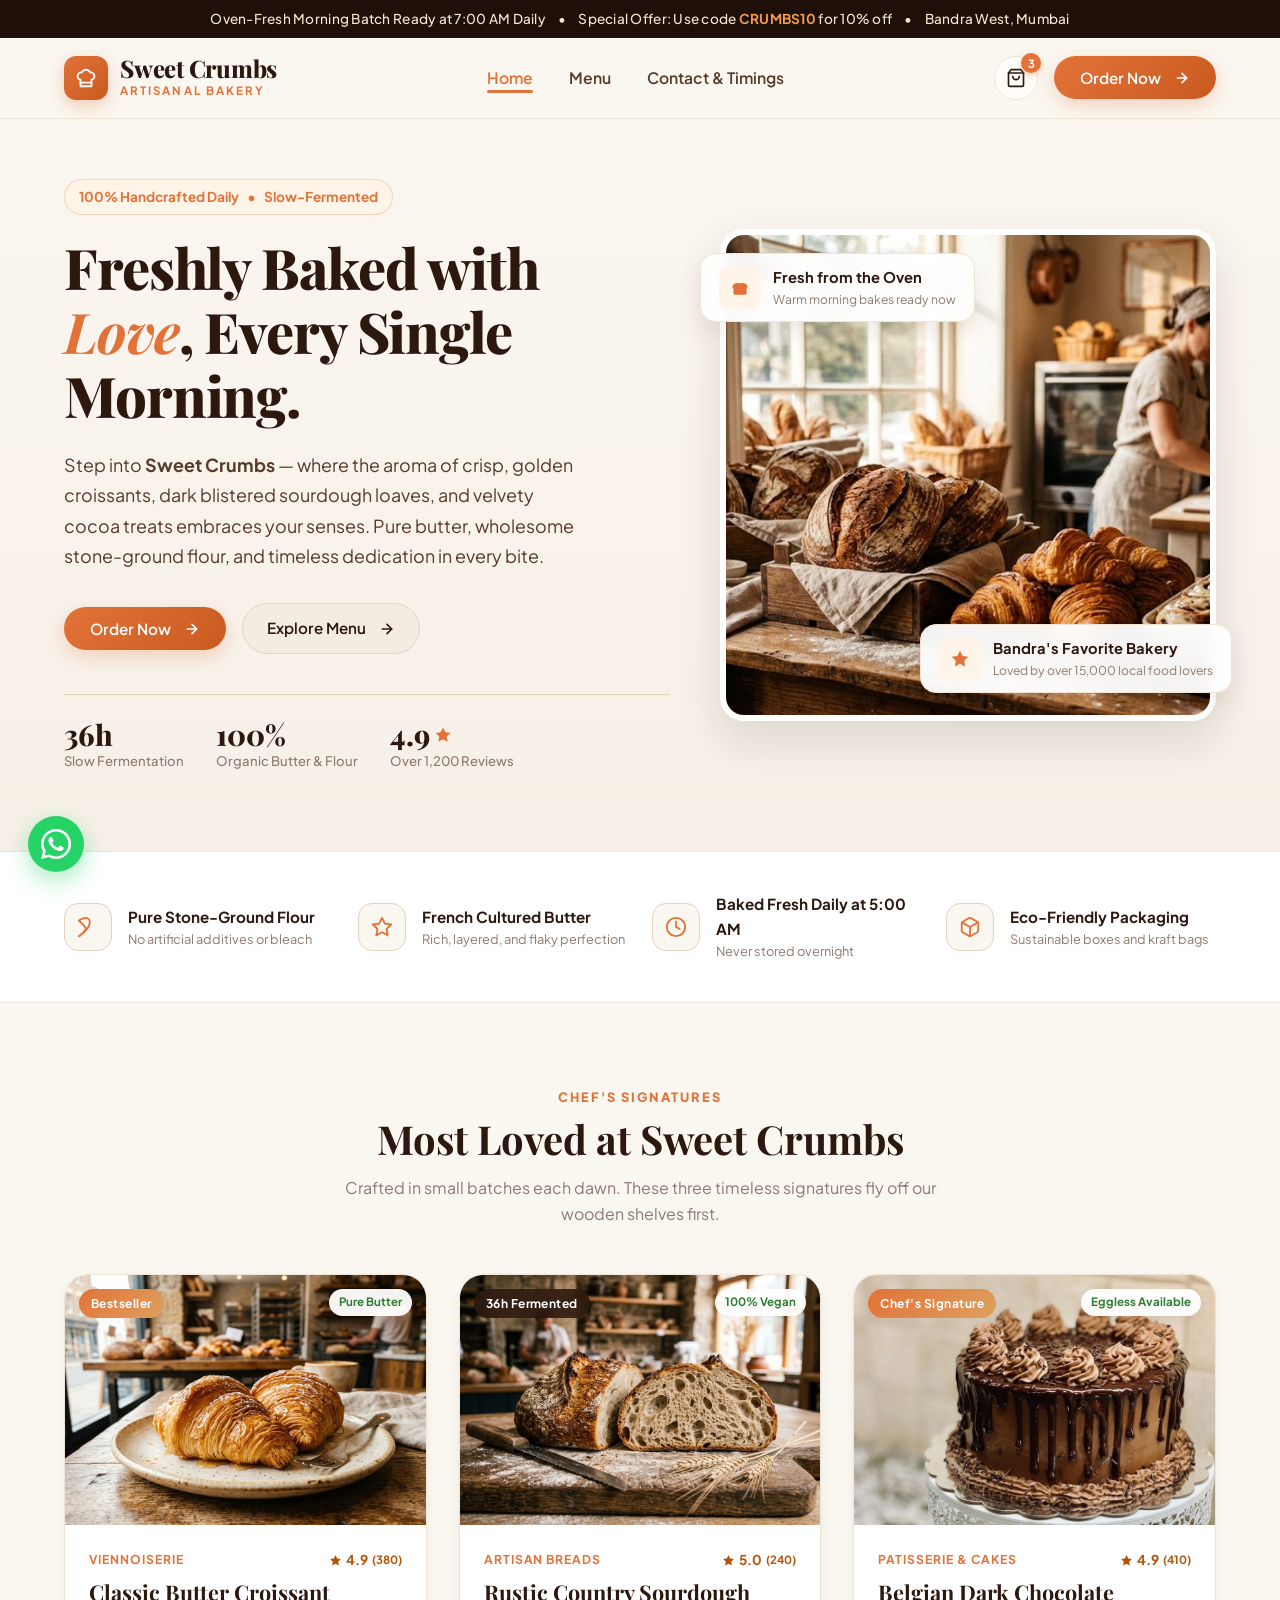
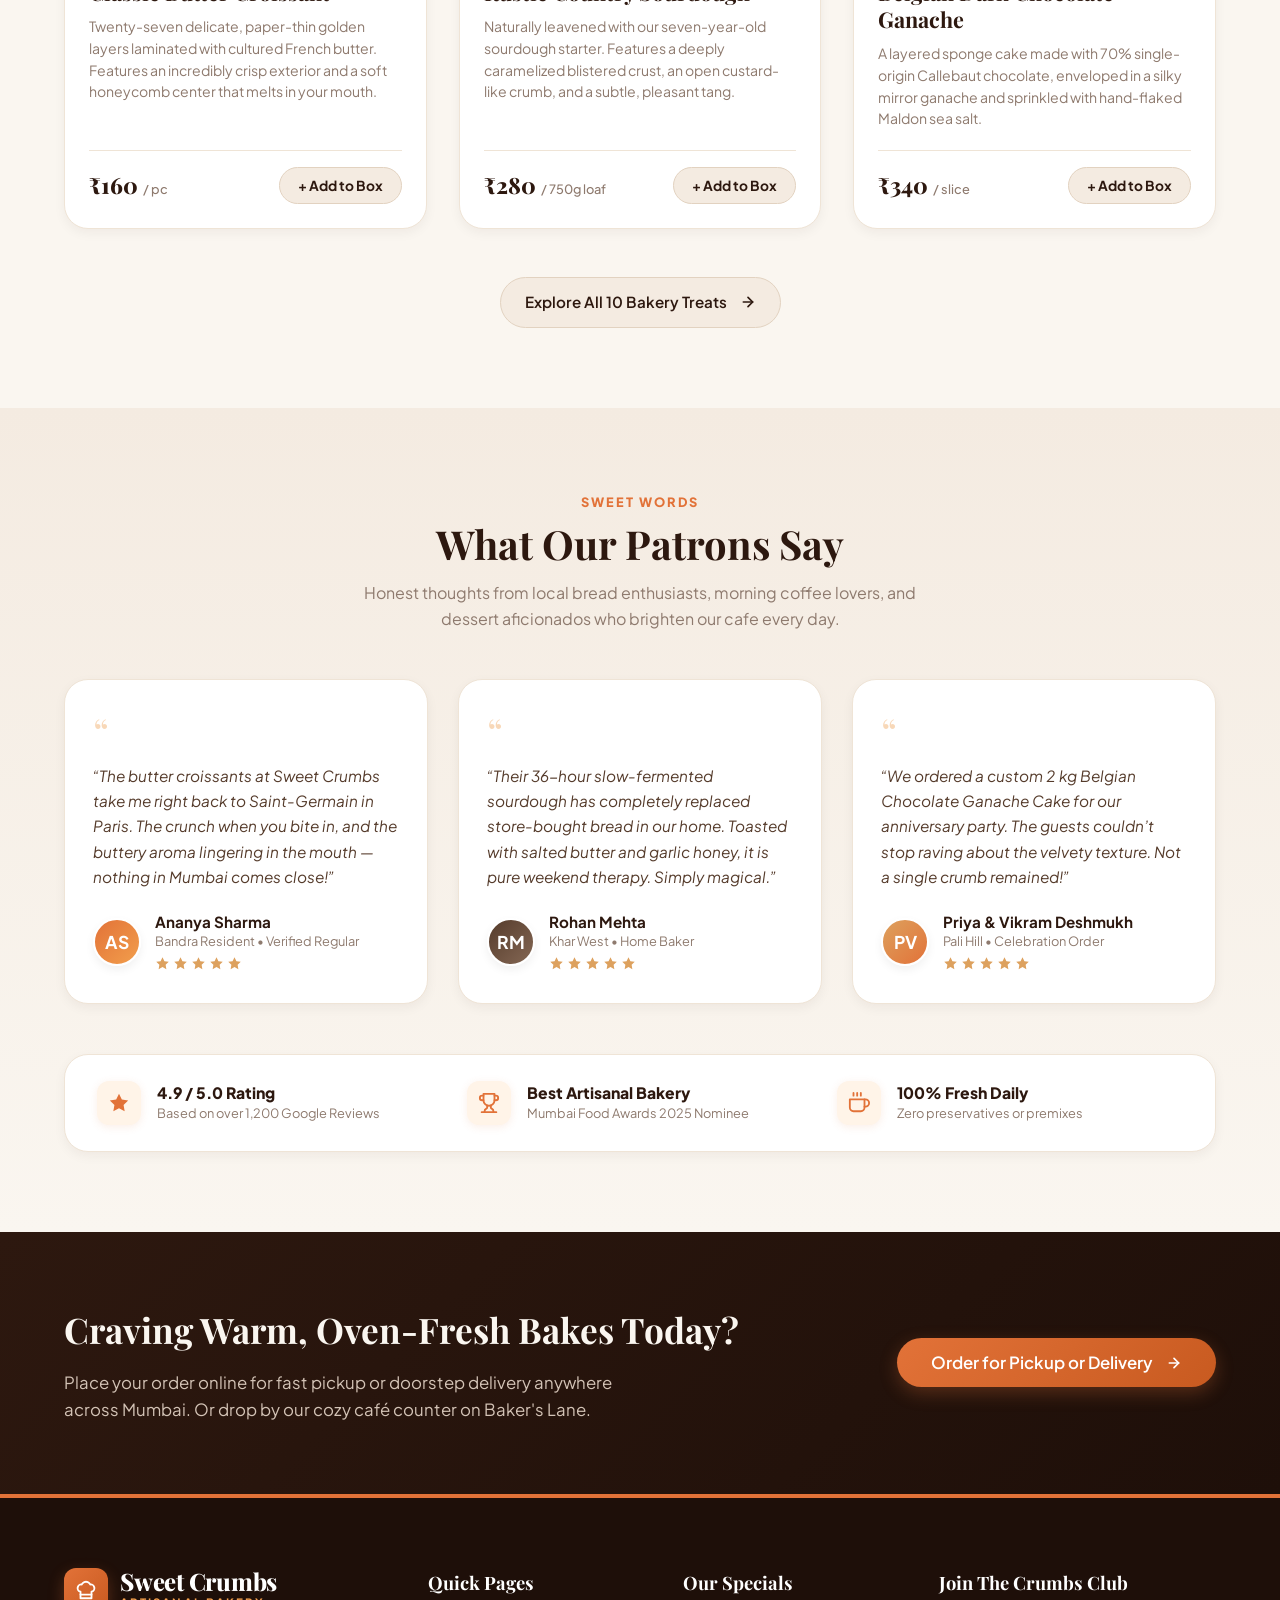
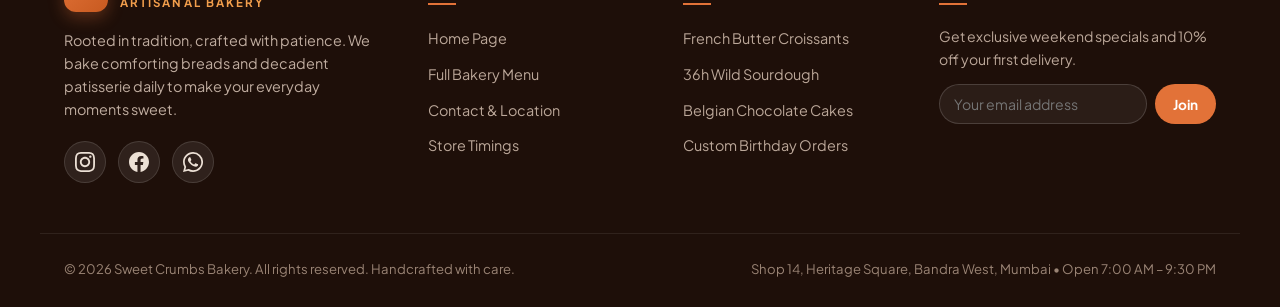
<file: index.html>
<!DOCTYPE html>
<html lang="en">
<head>
  <meta charset="UTF-8">
  <meta name="viewport" content="width=device-width, initial-scale=1.0">
  <title>Sweet Crumbs — Artisanal Bakery & Patisserie</title>
  <meta name="description" content="Welcome to Sweet Crumbs. Freshly baked artisanal sourdough, buttery French croissants, handcrafted pastries and specialty coffee. Baked fresh every morning.">
  <link rel="preconnect" href="https://fonts.googleapis.com">
  <link rel="preconnect" href="https://fonts.gstatic.com" crossorigin>
  <link href="https://fonts.googleapis.com/css2?family=Playfair+Display:ital,wght@0,500;0,600;0,700;0,800;1,400;1,600&family=Plus+Jakarta+Sans:wght@300;400;500;600;700&display=swap" rel="stylesheet">
  <link rel="stylesheet" href="assets/css/styles.css">
  <link rel="icon" href="data:image/svg+xml,<svg xmlns='http://www.w3.org/2000/svg' viewBox='0 0 24 24' fill='%23E27238'><path d='M6 13.87A4 4 0 0 1 7.41 6a5.11 5.11 0 0 1 1.05-1.54 5 5 0 0 1 7.08 0A5.11 5.11 0 0 1 16.59 6 4 4 0 0 1 18 13.87V21H6Z'/><line x1='6' y1='17' x2='18' y2='17' stroke='%23FAF6F0' stroke-width='2'/></svg>">
</head>
<body>

  <!-- Top Announcement Bar -->
  <div class="top-bar">
    <span>Oven-Fresh Morning Batch Ready at 7:00 AM Daily</span>
    <span>•</span>
    <span>Special Offer: Use code <span class="highlight">CRUMBS10</span> for 10% off</span>
    <span>•</span>
    <span>Bandra West, Mumbai</span>
  </div>

  <!-- Mobile Drawer Backdrop -->
  <div class="mobile-drawer-backdrop" id="drawerBackdrop"></div>

  <!-- Main Navigation Header -->
  <header class="site-header">
    <div class="container header-inner">
      <a href="index.html" class="brand-logo" id="brandLogo">
        <div class="brand-icon">
          <svg width="22" height="22" viewBox="0 0 24 24" fill="none" stroke="currentColor" stroke-width="2" stroke-linecap="round" stroke-linejoin="round">
            <path d="M6 13.87A4 4 0 0 1 7.41 6a5.11 5.11 0 0 1 1.05-1.54 5 5 0 0 1 7.08 0A5.11 5.11 0 0 1 16.59 6 4 4 0 0 1 18 13.87V21H6Z"/>
            <line x1="6" y1="17" x2="18" y2="17"/>
          </svg>
        </div>
        <div class="brand-text">
          <span class="brand-title">Sweet Crumbs</span>
          <span class="brand-subtitle">Artisanal Bakery</span>
        </div>
      </a>

      <!-- Desktop Nav & Mobile Menu Dropdown -->
      <nav>
        <ul class="nav-menu" id="primaryNav">
          <li>
            <a href="index.html" class="nav-link active" id="navHome">
              <svg class="nav-link-icon" width="18" height="18" viewBox="0 0 24 24" fill="none" stroke="currentColor" stroke-width="2" stroke-linecap="round" stroke-linejoin="round"><path d="M3 9l9-7 9 7v11a2 2 0 0 1-2 2H5a2 2 0 0 1-2-2z"/><polyline points="9 22 9 12 15 12 15 22"/></svg>
              <span>Home</span>
            </a>
          </li>
          <li>
            <a href="menu.html" class="nav-link" id="navMenu">
              <svg class="nav-link-icon" width="18" height="18" viewBox="0 0 24 24" fill="none" stroke="currentColor" stroke-width="2" stroke-linecap="round" stroke-linejoin="round"><path d="M18 8h1a4 4 0 0 1 0 8h-1"/><path d="M2 8h16v9a4 4 0 0 1-4 4H6a4 4 0 0 1-4-4V8z"/><line x1="6" y1="1" x2="6" y2="4"/><line x1="10" y1="1" x2="10" y2="4"/><line x1="14" y1="1" x2="14" y2="4"/></svg>
              <span>Menu</span>
            </a>
          </li>
          <li>
            <a href="contact.html" class="nav-link" id="navContact">
              <svg class="nav-link-icon" width="18" height="18" viewBox="0 0 24 24" fill="none" stroke="currentColor" stroke-width="2" stroke-linecap="round" stroke-linejoin="round"><path d="M22 16.92v3a2 2 0 0 1-2.18 2 19.79 19.79 0 0 1-8.63-3.07 19.5 19.5 0 0 1-6-6 19.79 19.79 0 0 1-3.07-8.67A2 2 0 0 1 4.11 2h3a2 2 0 0 1 2 1.72 12.84 12.84 0 0 0 .7 2.81 2 2 0 0 1-.45 2.11L8.09 9.91a16 16 0 0 0 6 6l1.27-1.27a2 2 0 0 1 2.11-.45 12.84 12.84 0 0 0 2.81.7A2 2 0 0 1 22 16.92z"/></svg>
              <span>Contact & Timings</span>
            </a>
          </li>

          <!-- Mobile Menu Footer CTA & Info -->
          <li class="mobile-menu-footer">
            <button class="btn-primary" style="width: 100%; justify-content: center;" data-open-order-modal>
              <span>Order Now</span>
              <svg class="btn-arrow" width="16" height="16" viewBox="0 0 24 24" fill="none" stroke="currentColor" stroke-width="2.5" stroke-linecap="round" stroke-linejoin="round"><line x1="5" y1="12" x2="19" y2="12"/><polyline points="12 5 19 12 12 19"/></svg>
            </button>
            <div class="mobile-menu-info">
              <div>Open 7:00 AM – 9:30 PM Daily</div>
              <div>Heritage Square, Bandra West</div>
            </div>
          </li>
        </ul>
      </nav>

      <!-- Header CTA & Cart -->
      <div class="header-actions">
        <button class="cart-btn" id="headerCartBtn" data-open-order-modal title="View Your Bakery Box" aria-label="Bakery Cart">
          <svg width="20" height="20" viewBox="0 0 24 24" fill="none" stroke="currentColor" stroke-width="2" stroke-linecap="round" stroke-linejoin="round">
            <path d="M6 2L3 6v14a2 2 0 0 0 2 2h14a2 2 0 0 0 2-2V6l-3-4z"/>
            <line x1="3" y1="6" x2="21" y2="6"/>
            <path d="M16 10a4 4 0 0 1-8 0"/>
          </svg>
          <span class="cart-badge">2</span>
        </button>
        <button class="btn-primary header-desktop-order-btn" id="headerOrderBtn" data-open-order-modal>
          <span>Order Now</span>
          <svg class="btn-arrow" width="16" height="16" viewBox="0 0 24 24" fill="none" stroke="currentColor" stroke-width="2.5" stroke-linecap="round" stroke-linejoin="round"><line x1="5" y1="12" x2="19" y2="12"/><polyline points="12 5 19 12 12 19"/></svg>
        </button>
        <button class="mobile-nav-toggle" id="mobileMenuToggle" aria-label="Toggle Navigation Menu" aria-expanded="false">
          <svg class="hamburger-icon" width="22" height="22" viewBox="0 0 24 24" fill="none" stroke="currentColor" stroke-width="2.2" stroke-linecap="round" stroke-linejoin="round">
            <line x1="3" y1="6" x2="21" y2="6"/>
            <line x1="3" y1="12" x2="21" y2="12"/>
            <line x1="3" y1="18" x2="21" y2="18"/>
          </svg>
          <svg class="close-icon" width="22" height="22" viewBox="0 0 24 24" fill="none" stroke="currentColor" stroke-width="2.2" stroke-linecap="round" stroke-linejoin="round">
            <line x1="18" y1="6" x2="6" y2="18"/>
            <line x1="6" y1="6" x2="18" y2="18"/>
          </svg>
        </button>
      </div>
    </div>
  </header>

  <!-- Hero Section -->
  <section class="hero-section" id="heroSection">
    <div class="container hero-grid">
      <div class="hero-content">
        <div class="hero-tag">
          <span>100% Handcrafted Daily</span>
          <span>•</span>
          <span>Slow-Fermented</span>
        </div>
        <h1 class="hero-title">
          Freshly Baked with <span class="accent">Love</span>, Every Single Morning.
        </h1>
        <p class="hero-desc">
          Step into <strong>Sweet Crumbs</strong> — where the aroma of crisp, golden croissants, dark blistered sourdough loaves, and velvety cocoa treats embraces your senses. Pure butter, wholesome stone-ground flour, and timeless dedication in every bite.
        </p>

        <div class="hero-buttons">
          <button class="btn-primary" id="heroOrderNowBtn" data-open-order-modal>
            <span>Order Now</span>
            <svg class="btn-arrow" width="16" height="16" viewBox="0 0 24 24" fill="none" stroke="currentColor" stroke-width="2.5" stroke-linecap="round" stroke-linejoin="round"><line x1="5" y1="12" x2="19" y2="12"/><polyline points="12 5 19 12 12 19"/></svg>
          </button>
          <a href="menu.html" class="btn-secondary" id="heroExploreMenuBtn">
            <span>Explore Menu</span>
            <svg class="btn-arrow" width="16" height="16" viewBox="0 0 24 24" fill="none" stroke="currentColor" stroke-width="2.5" stroke-linecap="round" stroke-linejoin="round"><line x1="5" y1="12" x2="19" y2="12"/><polyline points="12 5 19 12 12 19"/></svg>
          </a>
        </div>

        <div class="hero-stats">
          <div class="stat-item">
            <span class="stat-number">36h</span>
            <span class="stat-label">Slow Fermentation</span>
          </div>
          <div class="stat-item">
            <span class="stat-number">100%</span>
            <span class="stat-label">Organic Butter & Flour</span>
          </div>
          <div class="stat-item">
            <span class="stat-number" style="display: flex; align-items: center; gap: 4px;">
              4.9
              <svg width="18" height="18" viewBox="0 0 24 24" fill="#E27238" style="display: inline-block;">
                <path d="M12 2l3.09 6.26L22 9.27l-5 4.87 1.18 6.88L12 17.77l-6.18 3.25L7 14.14 2 9.27l6.91-1.01L12 2z"/>
              </svg>
            </span>
            <span class="stat-label">Over 1,200 Reviews</span>
          </div>
        </div>
      </div>

      <!-- Hero Visual Card with Float Badges -->
      <div class="hero-visual-wrapper">
        <div class="floating-badge badge-top">
          <div class="badge-icon-box">
            <svg width="20" height="20" viewBox="0 0 24 24" fill="currentColor">
              <path d="M21 10.5C21 8 18.5 6 15 6c-1 0-2 .16-3 .46C11 6.16 10 6 9 6 5.5 6 3 8 3 10.5c0 1.25.65 2.37 1.7 3.14A3 3 0 0 0 4 15v3a2 2 0 0 0 2 2h12a2 2 0 0 0 2-2v-3a3 3 0 0 0-.7-1.36c1.05-.77 1.7-1.89 1.7-3.14z"/>
            </svg>
          </div>
          <div>
            <div class="badge-text-title">Fresh from the Oven</div>
            <div class="badge-text-sub">Warm morning bakes ready now</div>
          </div>
        </div>

        <div class="hero-image-card">
          <img src="assets/images/hero-banner.jpg" alt="Sweet Crumbs artisanal bakery counter with fresh breads and croissants" id="heroMainImage" width="1000" height="558" fetchpriority="high" decoding="async">
        </div>

        <div class="floating-badge badge-bottom">
          <div class="badge-icon-box">
            <svg width="20" height="20" viewBox="0 0 24 24" fill="currentColor">
              <path d="M12 2l3.09 6.26L22 9.27l-5 4.87 1.18 6.88L12 17.77l-6.18 3.25L7 14.14 2 9.27l6.91-1.01L12 2z"/>
            </svg>
          </div>
          <div>
            <div class="badge-text-title">Bandra's Favorite Bakery</div>
            <div class="badge-text-sub">Loved by over 15,000 local food lovers</div>
          </div>
        </div>
      </div>
    </div>
  </section>

  <!-- Feature Ribbons -->
  <div class="features-strip">
    <div class="container features-grid">
      <div class="feature-box">
        <div class="feature-icon-box">
          <svg width="22" height="22" viewBox="0 0 24 24" fill="none" stroke="currentColor" stroke-width="2" stroke-linecap="round" stroke-linejoin="round">
            <path d="M2 22s5-3 9-8c2-2.5 3-5 3-7.5A4.5 4.5 0 0 0 9.5 2C7 2 4.5 3 2 5c5 4 8 9 8 9s-3 5-8 8z"/>
          </svg>
        </div>
        <div>
          <h4 class="feature-title">Pure Stone-Ground Flour</h4>
          <p class="feature-sub">No artificial additives or bleach</p>
        </div>
      </div>
      <div class="feature-box">
        <div class="feature-icon-box">
          <svg width="22" height="22" viewBox="0 0 24 24" fill="none" stroke="currentColor" stroke-width="2" stroke-linecap="round" stroke-linejoin="round">
            <polygon points="12 2 15.09 8.26 22 9.27 17 14.14 18.18 21.02 12 17.77 5.82 21.02 7 14.14 2 9.27 8.91 8.26 12 2"/>
          </svg>
        </div>
        <div>
          <h4 class="feature-title">French Cultured Butter</h4>
          <p class="feature-sub">Rich, layered, and flaky perfection</p>
        </div>
      </div>
      <div class="feature-box">
        <div class="feature-icon-box">
          <svg width="22" height="22" viewBox="0 0 24 24" fill="none" stroke="currentColor" stroke-width="2" stroke-linecap="round" stroke-linejoin="round">
            <circle cx="12" cy="12" r="10"/><polyline points="12 6 12 12 16 14"/>
          </svg>
        </div>
        <div>
          <h4 class="feature-title">Baked Fresh Daily at 5:00 AM</h4>
          <p class="feature-sub">Never stored overnight</p>
        </div>
      </div>
      <div class="feature-box">
        <div class="feature-icon-box">
          <svg width="22" height="22" viewBox="0 0 24 24" fill="none" stroke="currentColor" stroke-width="2" stroke-linecap="round" stroke-linejoin="round">
            <path d="M21 16V8a2 2 0 0 0-1-1.73l-7-4a2 2 0 0 0-2 0l-7 4A2 2 0 0 0 3 8v8a2 2 0 0 0 1 1.73l7 4a2 2 0 0 0 2 0l7-4A2 2 0 0 0 21 16z"/>
            <polyline points="3.27 6.96 12 12.01 20.73 6.96"/>
            <line x1="12" y1="22.08" x2="12" y2="12"/>
          </svg>
        </div>
        <div>
          <h4 class="feature-title">Eco-Friendly Packaging</h4>
          <p class="feature-sub">Sustainable boxes and kraft bags</p>
        </div>
      </div>
    </div>
  </div>

  <!-- Popular Items Section (3 Highlights) -->
  <section class="popular-section" id="popularItemsSection">
    <div class="container">
      <div class="section-header">
        <span class="section-tag">Chef's Signatures</span>
        <h2 class="section-title">Most Loved at Sweet Crumbs</h2>
        <p class="section-desc">
          Crafted in small batches each dawn. These three timeless signatures fly off our wooden shelves first.
        </p>
      </div>

      <div class="popular-grid">
        <!-- Item 1: Butter Croissant -->
        <article class="bakery-card" id="cardButterCroissant">
          <div class="card-img-wrap">
            <span class="card-badge gold">Bestseller</span>
            <span class="card-diet-tag">Pure Butter</span>
            <img src="assets/images/butter-croissant.jpg" alt="Golden flaky French Butter Croissant" width="800" height="600" loading="lazy" decoding="async">
          </div>
          <div class="card-content">
            <div class="card-meta">
              <span class="card-category">Viennoiserie</span>
              <div class="card-rating">
                <svg width="13" height="13" viewBox="0 0 24 24" fill="currentColor"><path d="M12 2l3.09 6.26L22 9.27l-5 4.87 1.18 6.88L12 17.77l-6.18 3.25L7 14.14 2 9.27l6.91-1.01L12 2z"/></svg>
                4.9 <small>(380)</small>
              </div>
            </div>
            <h3 class="card-title">Classic Butter Croissant</h3>
            <p class="card-desc">
              Twenty-seven delicate, paper-thin golden layers laminated with cultured French butter. Features an incredibly crisp exterior and a soft honeycomb center that melts in your mouth.
            </p>
            <div class="card-footer">
              <div class="card-price">₹160 <small>/ pc</small></div>
              <button class="btn-add-cart" data-id="croissant" data-name="Classic Butter Croissant" data-price="160" data-img="assets/images/butter-croissant.jpg" id="addCroissantBtn">
                <span>+ Add to Box</span>
              </button>
            </div>
          </div>
        </article>

        <!-- Item 2: Artisan Sourdough -->
        <article class="bakery-card" id="cardArtisanSourdough">
          <div class="card-img-wrap">
            <span class="card-badge">36h Fermented</span>
            <span class="card-diet-tag">100% Vegan</span>
            <img src="assets/images/artisan-sourdough.jpg" alt="Rustic sliced Country Sourdough Loaf" width="800" height="600" loading="lazy" decoding="async">
          </div>
          <div class="card-content">
            <div class="card-meta">
              <span class="card-category">Artisan Breads</span>
              <div class="card-rating">
                <svg width="13" height="13" viewBox="0 0 24 24" fill="currentColor"><path d="M12 2l3.09 6.26L22 9.27l-5 4.87 1.18 6.88L12 17.77l-6.18 3.25L7 14.14 2 9.27l6.91-1.01L12 2z"/></svg>
                5.0 <small>(240)</small>
              </div>
            </div>
            <h3 class="card-title">Rustic Country Sourdough</h3>
            <p class="card-desc">
              Naturally leavened with our seven-year-old sourdough starter. Features a deeply caramelized blistered crust, an open custard-like crumb, and a subtle, pleasant tang.
            </p>
            <div class="card-footer">
              <div class="card-price">₹280 <small>/ 750g loaf</small></div>
              <button class="btn-add-cart" data-id="sourdough" data-name="Rustic Country Sourdough" data-price="280" data-img="assets/images/artisan-sourdough.jpg" id="addSourdoughBtn">
                <span>+ Add to Box</span>
              </button>
            </div>
          </div>
        </article>

        <!-- Item 3: Belgian Dark Chocolate Cake -->
        <article class="bakery-card" id="cardChocolateCake">
          <div class="card-img-wrap">
            <span class="card-badge gold">Chef's Signature</span>
            <span class="card-diet-tag">Eggless Available</span>
            <img src="assets/images/chocolate-cake.jpg" alt="Decadent Belgian Dark Chocolate Truffle Cake slice" width="800" height="600" loading="lazy" decoding="async">
          </div>
          <div class="card-content">
            <div class="card-meta">
              <span class="card-category">Patisserie & Cakes</span>
              <div class="card-rating">
                <svg width="13" height="13" viewBox="0 0 24 24" fill="currentColor"><path d="M12 2l3.09 6.26L22 9.27l-5 4.87 1.18 6.88L12 17.77l-6.18 3.25L7 14.14 2 9.27l6.91-1.01L12 2z"/></svg>
                4.9 <small>(410)</small>
              </div>
            </div>
            <h3 class="card-title">Belgian Dark Chocolate Ganache</h3>
            <p class="card-desc">
              A layered sponge cake made with 70% single-origin Callebaut chocolate, enveloped in a silky mirror ganache and sprinkled with hand-flaked Maldon sea salt.
            </p>
            <div class="card-footer">
              <div class="card-price">₹340 <small>/ slice</small></div>
              <button class="btn-add-cart" data-id="choco_cake" data-name="Belgian Dark Chocolate Ganache" data-price="340" data-img="assets/images/chocolate-cake.jpg" id="addChocoCakeBtn">
                <span>+ Add to Box</span>
              </button>
            </div>
          </div>
        </article>
      </div>

      <div class="popular-cta">
        <a href="menu.html" class="btn-secondary" id="viewFullMenuBtn">
          <span>Explore All 10 Bakery Treats</span>
          <svg class="btn-arrow" width="16" height="16" viewBox="0 0 24 24" fill="none" stroke="currentColor" stroke-width="2.5" stroke-linecap="round" stroke-linejoin="round"><line x1="5" y1="12" x2="19" y2="12"/><polyline points="12 5 19 12 12 19"/></svg>
        </a>
      </div>
    </div>
  </section>

  <!-- Customer Reviews Section -->
  <section class="reviews-section" id="reviewsSection">
    <div class="container">
      <div class="section-header">
        <span class="section-tag">Sweet Words</span>
        <h2 class="section-title">What Our Patrons Say</h2>
        <p class="section-desc">
          Honest thoughts from local bread enthusiasts, morning coffee lovers, and dessert aficionados who brighten our cafe every day.
        </p>
      </div>

      <div class="reviews-grid">
        <!-- Review 1 -->
        <div class="review-card">
          <div class="quote-icon">“</div>
          <p class="review-text">
            “The butter croissants at Sweet Crumbs take me right back to Saint-Germain in Paris. The crunch when you bite in, and the buttery aroma lingering in the mouth — nothing in Mumbai comes close!”
          </p>
          <div class="reviewer-info">
            <div class="reviewer-avatar">AS</div>
            <div>
              <div class="reviewer-name">Ananya Sharma</div>
              <div class="reviewer-location">Bandra Resident • Verified Regular</div>
              <div class="review-stars" aria-label="5 out of 5 stars">
                <svg width="15" height="15" viewBox="0 0 24 24" fill="#DDA15E"><path d="M12 2l3.09 6.26L22 9.27l-5 4.87 1.18 6.88L12 17.77l-6.18 3.25L7 14.14 2 9.27l6.91-1.01L12 2z"/></svg>
                <svg width="15" height="15" viewBox="0 0 24 24" fill="#DDA15E"><path d="M12 2l3.09 6.26L22 9.27l-5 4.87 1.18 6.88L12 17.77l-6.18 3.25L7 14.14 2 9.27l6.91-1.01L12 2z"/></svg>
                <svg width="15" height="15" viewBox="0 0 24 24" fill="#DDA15E"><path d="M12 2l3.09 6.26L22 9.27l-5 4.87 1.18 6.88L12 17.77l-6.18 3.25L7 14.14 2 9.27l6.91-1.01L12 2z"/></svg>
                <svg width="15" height="15" viewBox="0 0 24 24" fill="#DDA15E"><path d="M12 2l3.09 6.26L22 9.27l-5 4.87 1.18 6.88L12 17.77l-6.18 3.25L7 14.14 2 9.27l6.91-1.01L12 2z"/></svg>
                <svg width="15" height="15" viewBox="0 0 24 24" fill="#DDA15E"><path d="M12 2l3.09 6.26L22 9.27l-5 4.87 1.18 6.88L12 17.77l-6.18 3.25L7 14.14 2 9.27l6.91-1.01L12 2z"/></svg>
              </div>
            </div>
          </div>
        </div>

        <!-- Review 2 -->
        <div class="review-card">
          <div class="quote-icon">“</div>
          <p class="review-text">
            “Their 36-hour slow-fermented sourdough has completely replaced store-bought bread in our home. Toasted with salted butter and garlic honey, it is pure weekend therapy. Simply magical.”
          </p>
          <div class="reviewer-info">
            <div class="reviewer-avatar" style="background: linear-gradient(135deg, #553B2B, #846754);">RM</div>
            <div>
              <div class="reviewer-name">Rohan Mehta</div>
              <div class="reviewer-location">Khar West • Home Baker</div>
              <div class="review-stars" aria-label="5 out of 5 stars">
                <svg width="15" height="15" viewBox="0 0 24 24" fill="#DDA15E"><path d="M12 2l3.09 6.26L22 9.27l-5 4.87 1.18 6.88L12 17.77l-6.18 3.25L7 14.14 2 9.27l6.91-1.01L12 2z"/></svg>
                <svg width="15" height="15" viewBox="0 0 24 24" fill="#DDA15E"><path d="M12 2l3.09 6.26L22 9.27l-5 4.87 1.18 6.88L12 17.77l-6.18 3.25L7 14.14 2 9.27l6.91-1.01L12 2z"/></svg>
                <svg width="15" height="15" viewBox="0 0 24 24" fill="#DDA15E"><path d="M12 2l3.09 6.26L22 9.27l-5 4.87 1.18 6.88L12 17.77l-6.18 3.25L7 14.14 2 9.27l6.91-1.01L12 2z"/></svg>
                <svg width="15" height="15" viewBox="0 0 24 24" fill="#DDA15E"><path d="M12 2l3.09 6.26L22 9.27l-5 4.87 1.18 6.88L12 17.77l-6.18 3.25L7 14.14 2 9.27l6.91-1.01L12 2z"/></svg>
                <svg width="15" height="15" viewBox="0 0 24 24" fill="#DDA15E"><path d="M12 2l3.09 6.26L22 9.27l-5 4.87 1.18 6.88L12 17.77l-6.18 3.25L7 14.14 2 9.27l6.91-1.01L12 2z"/></svg>
              </div>
            </div>
          </div>
        </div>

        <!-- Review 3 -->
        <div class="review-card">
          <div class="quote-icon">“</div>
          <p class="review-text">
            “We ordered a custom 2 kg Belgian Chocolate Ganache Cake for our anniversary party. The guests couldn’t stop raving about the velvety texture. Not a single crumb remained!”
          </p>
          <div class="reviewer-info">
            <div class="reviewer-avatar" style="background: linear-gradient(135deg, #DDA15E, #E27238);">PV</div>
            <div>
              <div class="reviewer-name">Priya & Vikram Deshmukh</div>
              <div class="reviewer-location">Pali Hill • Celebration Order</div>
              <div class="review-stars" aria-label="5 out of 5 stars">
                <svg width="15" height="15" viewBox="0 0 24 24" fill="#DDA15E"><path d="M12 2l3.09 6.26L22 9.27l-5 4.87 1.18 6.88L12 17.77l-6.18 3.25L7 14.14 2 9.27l6.91-1.01L12 2z"/></svg>
                <svg width="15" height="15" viewBox="0 0 24 24" fill="#DDA15E"><path d="M12 2l3.09 6.26L22 9.27l-5 4.87 1.18 6.88L12 17.77l-6.18 3.25L7 14.14 2 9.27l6.91-1.01L12 2z"/></svg>
                <svg width="15" height="15" viewBox="0 0 24 24" fill="#DDA15E"><path d="M12 2l3.09 6.26L22 9.27l-5 4.87 1.18 6.88L12 17.77l-6.18 3.25L7 14.14 2 9.27l6.91-1.01L12 2z"/></svg>
                <svg width="15" height="15" viewBox="0 0 24 24" fill="#DDA15E"><path d="M12 2l3.09 6.26L22 9.27l-5 4.87 1.18 6.88L12 17.77l-6.18 3.25L7 14.14 2 9.27l6.91-1.01L12 2z"/></svg>
                <svg width="15" height="15" viewBox="0 0 24 24" fill="#DDA15E"><path d="M12 2l3.09 6.26L22 9.27l-5 4.87 1.18 6.88L12 17.77l-6.18 3.25L7 14.14 2 9.27l6.91-1.01L12 2z"/></svg>
              </div>
            </div>
          </div>
        </div>
      </div>

      <!-- Trust Badges -->
      <div class="trust-banner">
        <div class="trust-item">
          <div class="trust-item-icon">
            <svg width="24" height="24" viewBox="0 0 24 24" fill="currentColor">
              <path d="M12 2l3.09 6.26L22 9.27l-5 4.87 1.18 6.88L12 17.77l-6.18 3.25L7 14.14 2 9.27l6.91-1.01L12 2z"/>
            </svg>
          </div>
          <div class="trust-item-content">
            <div class="trust-item-title">4.9 / 5.0 Rating</div>
            <div class="trust-item-sub">Based on over 1,200 Google Reviews</div>
          </div>
        </div>
        <div class="trust-item">
          <div class="trust-item-icon">
            <svg width="24" height="24" viewBox="0 0 24 24" fill="none" stroke="currentColor" stroke-width="2" stroke-linecap="round" stroke-linejoin="round">
              <path d="M6 9H4.5a2.5 2.5 0 0 1 0-5H6"/><path d="M18 9h1.5a2.5 2.5 0 0 0 0-5H18"/><path d="M4 22h16"/><path d="M10 14.66V17c0 .55-.47.98-.97 1.21C7.85 18.75 7 20.24 7 22"/><path d="M14 14.66V17c0 .55.47.98.97 1.21C16.15 18.75 17 20.24 17 22"/><path d="M18 2H6v7a6 6 0 0 0 12 0V2z"/>
            </svg>
          </div>
          <div class="trust-item-content">
            <div class="trust-item-title">Best Artisanal Bakery</div>
            <div class="trust-item-sub">Mumbai Food Awards 2025 Nominee</div>
          </div>
        </div>
        <div class="trust-item">
          <div class="trust-item-icon">
            <svg width="24" height="24" viewBox="0 0 24 24" fill="none" stroke="currentColor" stroke-width="2" stroke-linecap="round" stroke-linejoin="round">
              <path d="M18 8h1a4 4 0 0 1 0 8h-1"/><path d="M2 8h16v9a4 4 0 0 1-4 4H6a4 4 0 0 1-4-4V8z"/><line x1="6" y1="1" x2="6" y2="4"/><line x1="10" y1="1" x2="10" y2="4"/><line x1="14" y1="1" x2="14" y2="4"/>
            </svg>
          </div>
          <div class="trust-item-content">
            <div class="trust-item-title">100% Fresh Daily</div>
            <div class="trust-item-sub">Zero preservatives or premixes</div>
          </div>
        </div>
      </div>
    </div>
  </section>

  <!-- Warm Callout Banner -->
  <section class="callout-banner">
    <div class="container callout-inner">
      <div class="callout-text">
        <h3>Craving Warm, Oven-Fresh Bakes Today?</h3>
        <p>
          Place your order online for fast pickup or doorstep delivery anywhere across Mumbai. Or drop by our cozy café counter on Baker's Lane.
        </p>
      </div>
      <div class="callout-action">
        <button class="btn-primary" style="padding: 14px 34px; font-size: 1.05rem;" data-open-order-modal id="calloutOrderBtn">
          <span>Order for Pickup or Delivery</span>
          <svg class="btn-arrow" width="16" height="16" viewBox="0 0 24 24" fill="none" stroke="currentColor" stroke-width="2.5" stroke-linecap="round" stroke-linejoin="round"><line x1="5" y1="12" x2="19" y2="12"/><polyline points="12 5 19 12 12 19"/></svg>
        </button>
      </div>
    </div>
  </section>

  <!-- Footer -->
  <footer class="site-footer">
    <div class="container footer-grid">
      <div class="footer-brand">
        <div class="brand-logo">
          <div class="brand-icon">
            <svg width="22" height="22" viewBox="0 0 24 24" fill="none" stroke="currentColor" stroke-width="2" stroke-linecap="round" stroke-linejoin="round">
              <path d="M6 13.87A4 4 0 0 1 7.41 6a5.11 5.11 0 0 1 1.05-1.54 5 5 0 0 1 7.08 0A5.11 5.11 0 0 1 16.59 6 4 4 0 0 1 18 13.87V21H6Z"/>
              <line x1="6" y1="17" x2="18" y2="17"/>
            </svg>
          </div>
          <div class="brand-text">
            <span class="brand-title">Sweet Crumbs</span>
            <span class="brand-subtitle">Artisanal Bakery</span>
          </div>
        </div>
        <p class="footer-brand-desc">
          Rooted in tradition, crafted with patience. We bake comforting breads and decadent patisserie daily to make your everyday moments sweet.
        </p>
        <div class="footer-socials">
          <a href="https://instagram.com" target="_blank" class="social-link instagram" title="Follow Sweet Crumbs on Instagram" aria-label="Instagram">
            <svg viewBox="0 0 24 24" fill="none" xmlns="http://www.w3.org/2000/svg">
              <path d="M12 2.163c3.204 0 3.584.012 4.85.07 3.252.148 4.771 1.691 4.919 4.919.058 1.265.069 1.645.069 4.849 0 3.205-.012 3.584-.069 4.849-.149 3.225-1.664 4.771-4.919 4.919-1.266.058-1.644.07-4.85.07-3.204 0-3.584-.012-4.849-.07-3.26-.149-4.771-1.699-4.919-4.92-.058-1.265-.07-1.644-.07-4.849 0-3.204.013-3.583.07-4.849.149-3.227 1.664-4.771 4.919-4.919 1.266-.057 1.645-.069 4.849-.069zm0-2.163c-3.259 0-3.667.014-4.947.072-4.358.2-6.78 2.618-6.98 6.98-.059 1.281-.073 1.689-.073 4.948 0 3.259.014 3.668.072 4.948.2 4.358 2.618 6.78 6.98 6.98 1.281.058 1.689.072 4.948.072 3.259 0 3.668-.014 4.948-.072 4.354-.2 6.782-2.618 6.979-6.98.059-1.28.073-1.689.073-4.948 0-3.259-.014-3.667-.072-4.947-.196-4.354-2.617-6.78-6.979-6.98-1.281-.059-1.69-.073-4.949-.073zm0 5.838c-3.403 0-6.162 2.759-6.162 6.162s2.759 6.163 6.162 6.163 6.162-2.759 6.162-6.163c0-3.403-2.759-6.162-6.162-6.162zm0 10.162c-2.209 0-4-1.79-4-4 0-2.209 1.791-4 4-4s4 1.791 4 4c0 2.21-1.791 4-4 4zm6.406-11.845c-.796 0-1.441.645-1.441 1.44s.645 1.44 1.441 1.44c.795 0 1.439-.645 1.439-1.44s-.644-1.44-1.439-1.44z" fill="currentColor"/>
            </svg>
          </a>
          <a href="https://facebook.com" target="_blank" class="social-link facebook" title="Follow Sweet Crumbs on Facebook" aria-label="Facebook">
            <svg viewBox="0 0 24 24" fill="currentColor" xmlns="http://www.w3.org/2000/svg">
              <path d="M24 12.073c0-6.627-5.373-12-12-12s-12 5.373-12 12c0 5.99 4.388 10.954 10.125 11.854v-8.385H7.078v-3.47h3.047V9.43c0-3.007 1.792-4.669 4.533-4.669 1.312 0 2.686.235 2.686.235v2.953H15.83c-1.491 0-1.956.925-1.956 1.874v2.25h3.328l-.532 3.47h-2.796v8.385C19.612 23.027 24 18.062 24 12.073z"/>
            </svg>
          </a>
          <a href="https://wa.me/919820012345" target="_blank" class="social-link whatsapp" title="Chat with us on WhatsApp" aria-label="WhatsApp">
            <svg viewBox="0 0 24 24" fill="currentColor" xmlns="http://www.w3.org/2000/svg">
              <path d="M12.031 0C5.394 0 0 5.394 0 12.031c0 2.124.555 4.195 1.609 6.015L.062 24l6.125-1.578a11.96 11.96 0 005.844 1.516h.005c6.632 0 12.026-5.394 12.026-12.031A12.007 12.007 0 0012.031 0zm0 21.906h-.004a9.92 9.92 0 01-5.066-1.39l-.363-.216-3.766.97.994-3.64-.236-.375a9.888 9.888 0 01-1.516-5.224c0-5.484 4.453-9.938 9.951-9.938a9.907 9.907 0 017.027 2.91 9.903 9.903 0 012.914 7.027c0 5.485-4.453 9.938-9.951 9.938zm5.457-7.445c-.299-.15-1.77-.874-2.045-.974-.274-.1-.473-.15-.672.15-.199.3-.772.974-.946 1.173-.175.2-.349.225-.648.075-.3-.15-1.266-.467-2.411-1.488-.891-.795-1.493-1.777-1.667-2.077-.174-.3-.019-.462.131-.611.135-.135.3-.349.449-.523.149-.175.199-.3.299-.5.1-.2.05-.374-.025-.524-.075-.15-.672-1.62-.921-2.219-.243-.583-.49-.504-.673-.513l-.573-.01c-.199 0-.523.075-.797.374s-1.046 1.022-1.046 2.493c0 1.471 1.071 2.892 1.221 3.092.15.199 2.107 3.218 5.105 4.512.713.309 1.27.493 1.704.631.717.228 1.369.196 1.884.119.575-.086 1.77-.723 2.019-1.42.249-.698.249-1.296.175-1.42-.075-.125-.274-.2-.573-.349z"/>
            </svg>
          </a>
        </div>
      </div>

      <div class="footer-col">
        <h4 class="footer-col-title">Quick Pages</h4>
        <ul class="footer-links">
          <li><a href="index.html" class="footer-link">Home Page</a></li>
          <li><a href="menu.html" class="footer-link">Full Bakery Menu</a></li>
          <li><a href="contact.html" class="footer-link">Contact & Location</a></li>
          <li><a href="contact.html#hoursSection" class="footer-link">Store Timings</a></li>
        </ul>
      </div>

      <div class="footer-col">
        <h4 class="footer-col-title">Our Specials</h4>
        <ul class="footer-links">
          <li><a href="menu.html" class="footer-link">French Butter Croissants</a></li>
          <li><a href="menu.html" class="footer-link">36h Wild Sourdough</a></li>
          <li><a href="menu.html" class="footer-link">Belgian Chocolate Cakes</a></li>
          <li><a href="contact.html" class="footer-link">Custom Birthday Orders</a></li>
        </ul>
      </div>

      <div class="footer-col footer-newsletter">
        <h4 class="footer-col-title">Join The Crumbs Club</h4>
        <p>Get exclusive weekend specials and 10% off your first delivery.</p>
        <form class="newsletter-form" onsubmit="event.preventDefault(); showToast('Welcome to The Crumbs Club! Enjoy 10% off with code CRUMBS10');">
          <input type="email" placeholder="Your email address" required class="newsletter-input">
          <button type="submit" class="newsletter-btn">Join</button>
        </form>
      </div>
    </div>

    <div class="container footer-bottom">
      <div>© 2026 Sweet Crumbs Bakery. All rights reserved. Handcrafted with care.</div>
      <div>Shop 14, Heritage Square, Bandra West, Mumbai • Open 7:00 AM – 9:30 PM</div>
    </div>
  </footer>

  <!-- Quick Order / Cart Modal -->
  <div class="modal-overlay" id="orderModal">
    <div class="modal-box">
      <div class="modal-header">
        <div style="display: flex; align-items: center; gap: 8px;">
          <svg width="20" height="20" viewBox="0 0 24 24" fill="none" stroke="currentColor" stroke-width="2">
            <path d="M6 2L3 6v14a2 2 0 0 0 2 2h14a2 2 0 0 0 2-2V6l-3-4z"/>
            <line x1="3" y1="6" x2="21" y2="6"/>
            <path d="M16 10a4 4 0 0 1-8 0"/>
          </svg>
          <h3 class="modal-title">Your Bakery Box</h3>
        </div>
        <button class="modal-close-btn" data-close-modal aria-label="Close Order Modal">
          <svg width="18" height="18" viewBox="0 0 24 24" fill="none" stroke="currentColor" stroke-width="2.2" stroke-linecap="round" stroke-linejoin="round">
            <line x1="18" y1="6" x2="6" y2="18"></line>
            <line x1="6" y1="6" x2="18" y2="18"></line>
          </svg>
        </button>
      </div>
      <div class="modal-body">
        <div class="order-items-list">
          <!-- Dynamically populated by app.js -->
        </div>

        <div class="modal-summary">
          <span class="modal-total-title">Total Amount:</span>
          <span class="modal-total-val">₹600</span>
        </div>

        <div style="background: var(--bg-cream); border: 1px dashed var(--border-warm); border-radius: var(--radius-sm); padding: 12px 14px; margin-bottom: 8px;">
          <div style="font-size: 0.85rem; font-weight: 700; color: var(--color-primary-brown); margin-bottom: 4px;">Express Bakery Pickup / Delivery:</div>
          <div style="font-size: 0.8rem; color: var(--color-text-muted);">Freshly packed in warm, biodegradable boxes within 25 minutes.</div>
        </div>
      </div>
      <div class="modal-footer">
        <button class="btn-secondary" style="flex: 1;" data-close-modal>Keep Browsing</button>
        <button class="btn-primary" style="flex: 1.5; justify-content: center;" id="confirmOrderBtn">Place Bakery Order</button>
      </div>
    </div>
  </div>

  <!-- Floating WhatsApp Quick Button -->
  <a href="https://wa.me/919820012345?text=Hi%20Sweet%20Crumbs!%20I%20would%20like%20to%20place%20an%20order." target="_blank" class="floating-contact-btn" title="Chat with Bakery on WhatsApp" aria-label="WhatsApp Support">
    <svg viewBox="0 0 24 24" fill="currentColor" xmlns="http://www.w3.org/2000/svg">
      <path d="M12.031 0C5.394 0 0 5.394 0 12.031c0 2.124.555 4.195 1.609 6.015L.062 24l6.125-1.578a11.96 11.96 0 005.844 1.516h.005c6.632 0 12.026-5.394 12.026-12.031A12.007 12.007 0 0012.031 0zm0 21.906h-.004a9.92 9.92 0 01-5.066-1.39l-.363-.216-3.766.97.994-3.64-.236-.375a9.888 9.888 0 01-1.516-5.224c0-5.484 4.453-9.938 9.951-9.938a9.907 9.907 0 017.027 2.91 9.903 9.903 0 012.914 7.027c0 5.485-4.453 9.938-9.951 9.938zm5.457-7.445c-.299-.15-1.77-.874-2.045-.974-.274-.1-.473-.15-.672.15-.199.3-.772.974-.946 1.173-.175.2-.349.225-.648.075-.3-.15-1.266-.467-2.411-1.488-.891-.795-1.493-1.777-1.667-2.077-.174-.3-.019-.462.131-.611.135-.135.3-.349.449-.523.149-.175.199-.3.299-.5.1-.2.05-.374-.025-.524-.075-.15-.672-1.62-.921-2.219-.243-.583-.49-.504-.673-.513l-.573-.01c-.199 0-.523.075-.797.374s-1.046 1.022-1.046 2.493c0 1.471 1.071 2.892 1.221 3.092.15.199 2.107 3.218 5.105 4.512.713.309 1.27.493 1.704.631.717.228 1.369.196 1.884.119.575-.086 1.77-.723 2.019-1.42.249-.698.249-1.296.175-1.42-.075-.125-.274-.2-.573-.349z"/>
    </svg>
  </a>

  <!-- JavaScript -->
  <script src="assets/js/app.js"></script>
</body>
</html>
</file>
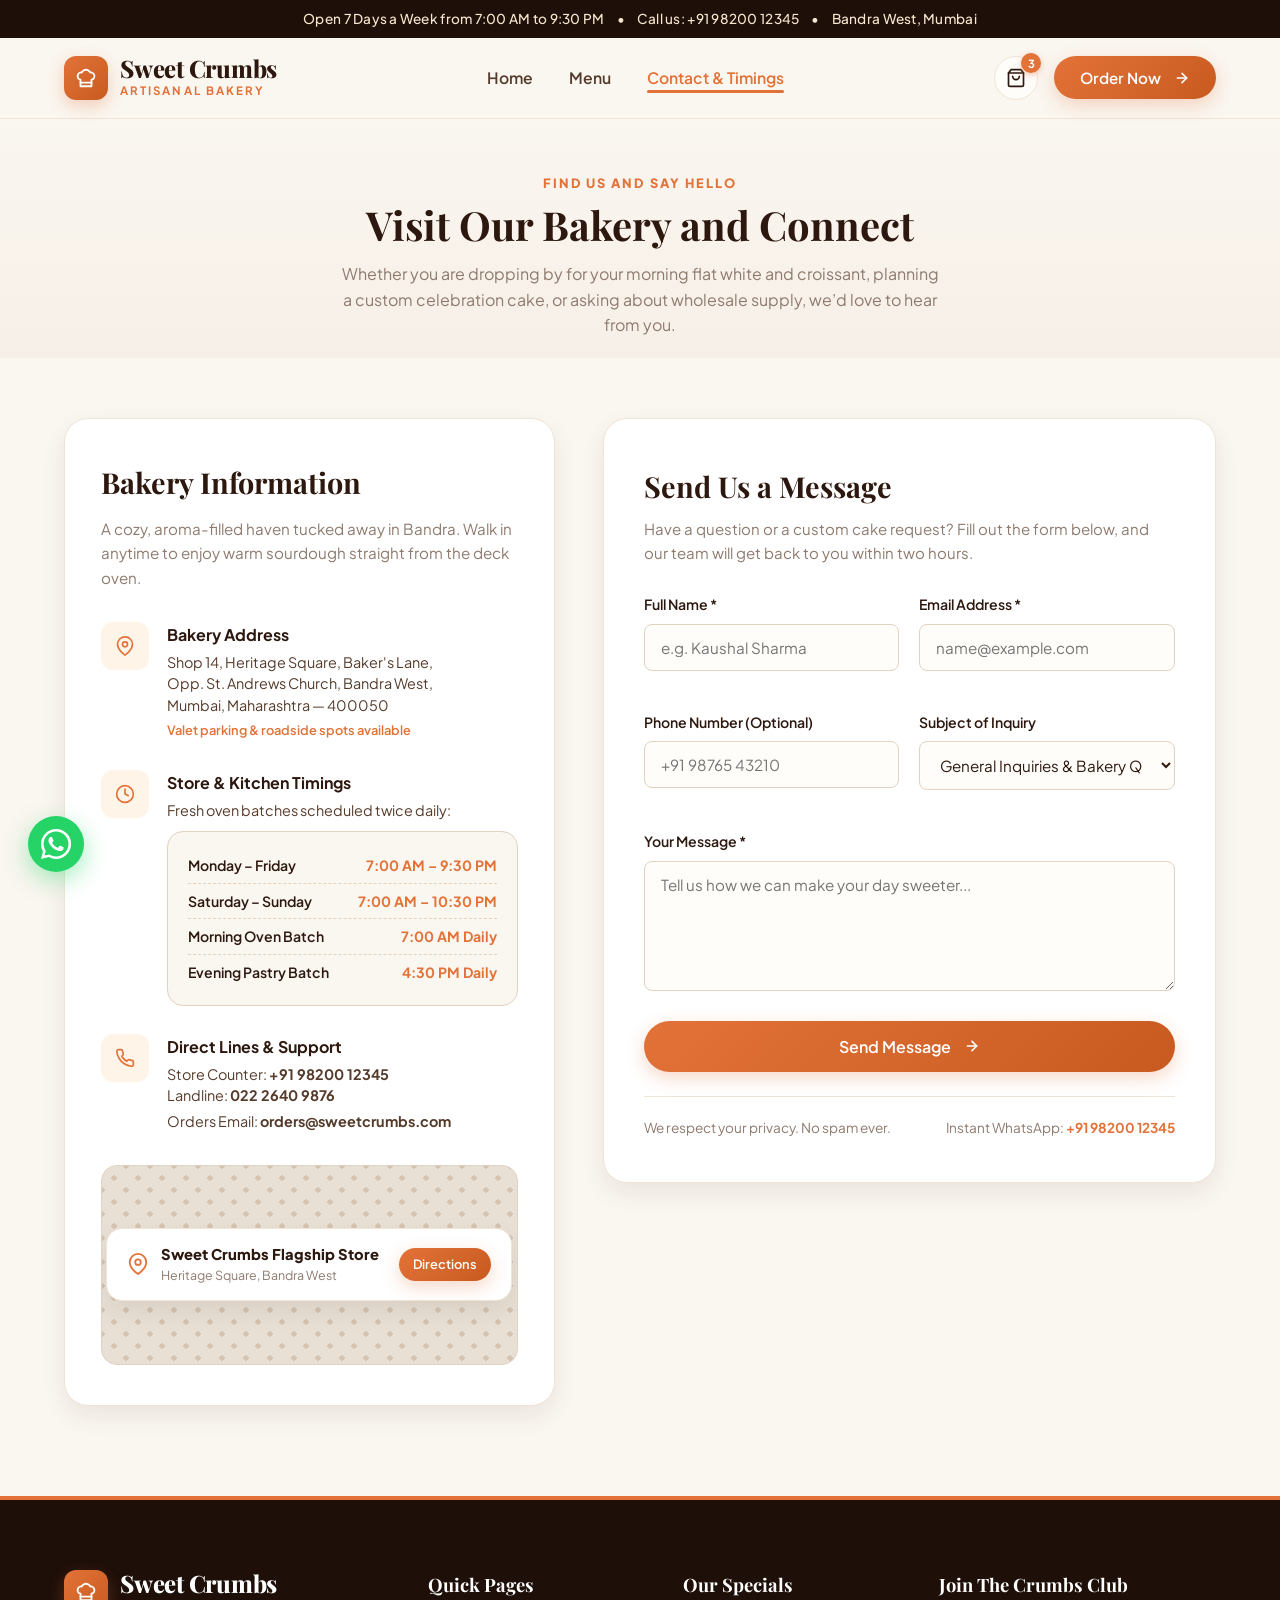
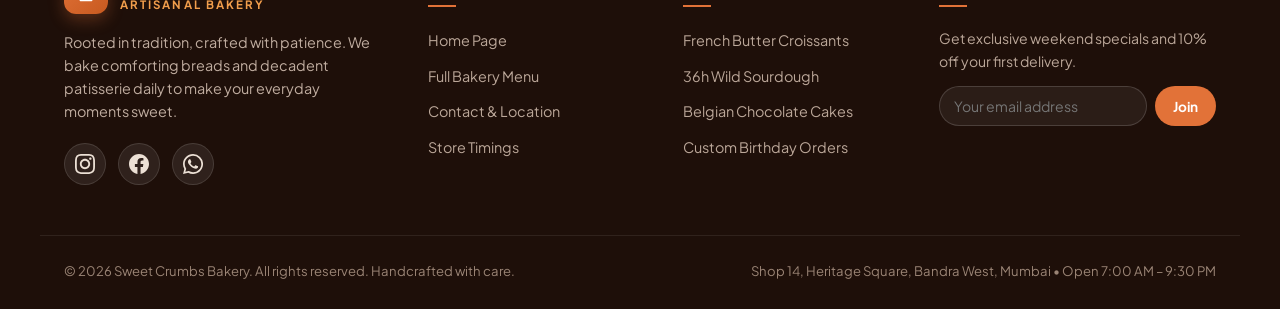
<file: contact.html>
<!DOCTYPE html>
<html lang="en">
<head>
  <meta charset="UTF-8">
  <meta name="viewport" content="width=device-width, initial-scale=1.0">
  <title>Contact & Timings — Sweet Crumbs Bakery</title>
  <meta name="description" content="Get in touch with Sweet Crumbs artisanal bakery in Bandra West, Mumbai. Check store timings, location, pre-order custom cakes, or send us a message.">
  <link rel="preconnect" href="https://fonts.googleapis.com">
  <link rel="preconnect" href="https://fonts.gstatic.com" crossorigin>
  <link href="https://fonts.googleapis.com/css2?family=Playfair+Display:ital,wght@0,500;0,600;0,700;0,800;1,400;1,600&family=Plus+Jakarta+Sans:wght@300;400;500;600;700&display=swap" rel="stylesheet">
  <link rel="stylesheet" href="assets/css/styles.css">
  <link rel="icon" href="data:image/svg+xml,<svg xmlns='http://www.w3.org/2000/svg' viewBox='0 0 24 24' fill='%23E27238'><path d='M6 13.87A4 4 0 0 1 7.41 6a5.11 5.11 0 0 1 1.05-1.54 5 5 0 0 1 7.08 0A5.11 5.11 0 0 1 16.59 6 4 4 0 0 1 18 13.87V21H6Z'/><line x1='6' y1='17' x2='18' y2='17' stroke='%23FAF6F0' stroke-width='2'/></svg>">
</head>
<body>

  <!-- Top Announcement Bar -->
  <div class="top-bar">
    <span>Open 7 Days a Week from 7:00 AM to 9:30 PM</span>
    <span>•</span>
    <span>Call us: +91 98200 12345</span>
    <span>•</span>
    <span>Bandra West, Mumbai</span>
  </div>

  <!-- Mobile Drawer Backdrop -->
  <div class="mobile-drawer-backdrop" id="drawerBackdrop"></div>

  <!-- Main Navigation Header -->
  <header class="site-header">
    <div class="container header-inner">
      <a href="index.html" class="brand-logo" id="brandLogo">
        <div class="brand-icon">
          <svg width="22" height="22" viewBox="0 0 24 24" fill="none" stroke="currentColor" stroke-width="2" stroke-linecap="round" stroke-linejoin="round">
            <path d="M6 13.87A4 4 0 0 1 7.41 6a5.11 5.11 0 0 1 1.05-1.54 5 5 0 0 1 7.08 0A5.11 5.11 0 0 1 16.59 6 4 4 0 0 1 18 13.87V21H6Z"/>
            <line x1="6" y1="17" x2="18" y2="17"/>
          </svg>
        </div>
        <div class="brand-text">
          <span class="brand-title">Sweet Crumbs</span>
          <span class="brand-subtitle">Artisanal Bakery</span>
        </div>
      </a>

      <!-- Desktop Nav & Mobile Menu Dropdown -->
      <nav>
        <ul class="nav-menu" id="primaryNav">
          <li>
            <a href="index.html" class="nav-link" id="navHome">
              <svg class="nav-link-icon" width="18" height="18" viewBox="0 0 24 24" fill="none" stroke="currentColor" stroke-width="2" stroke-linecap="round" stroke-linejoin="round"><path d="M3 9l9-7 9 7v11a2 2 0 0 1-2 2H5a2 2 0 0 1-2-2z"/><polyline points="9 22 9 12 15 12 15 22"/></svg>
              <span>Home</span>
            </a>
          </li>
          <li>
            <a href="menu.html" class="nav-link" id="navMenu">
              <svg class="nav-link-icon" width="18" height="18" viewBox="0 0 24 24" fill="none" stroke="currentColor" stroke-width="2" stroke-linecap="round" stroke-linejoin="round"><path d="M18 8h1a4 4 0 0 1 0 8h-1"/><path d="M2 8h16v9a4 4 0 0 1-4 4H6a4 4 0 0 1-4-4V8z"/><line x1="6" y1="1" x2="6" y2="4"/><line x1="10" y1="1" x2="10" y2="4"/><line x1="14" y1="1" x2="14" y2="4"/></svg>
              <span>Menu</span>
            </a>
          </li>
          <li>
            <a href="contact.html" class="nav-link active" id="navContact">
              <svg class="nav-link-icon" width="18" height="18" viewBox="0 0 24 24" fill="none" stroke="currentColor" stroke-width="2" stroke-linecap="round" stroke-linejoin="round"><path d="M22 16.92v3a2 2 0 0 1-2.18 2 19.79 19.79 0 0 1-8.63-3.07 19.5 19.5 0 0 1-6-6 19.79 19.79 0 0 1-3.07-8.67A2 2 0 0 1 4.11 2h3a2 2 0 0 1 2 1.72 12.84 12.84 0 0 0 .7 2.81 2 2 0 0 1-.45 2.11L8.09 9.91a16 16 0 0 0 6 6l1.27-1.27a2 2 0 0 1 2.11-.45 12.84 12.84 0 0 0 2.81.7A2 2 0 0 1 22 16.92z"/></svg>
              <span>Contact & Timings</span>
            </a>
          </li>

          <!-- Mobile Menu Footer CTA & Info -->
          <li class="mobile-menu-footer">
            <button class="btn-primary" style="width: 100%; justify-content: center;" data-open-order-modal>
              <span>Order Now</span>
              <svg class="btn-arrow" width="16" height="16" viewBox="0 0 24 24" fill="none" stroke="currentColor" stroke-width="2.5" stroke-linecap="round" stroke-linejoin="round"><line x1="5" y1="12" x2="19" y2="12"/><polyline points="12 5 19 12 12 19"/></svg>
            </button>
            <div class="mobile-menu-info">
              <div>Open 7:00 AM – 9:30 PM Daily</div>
              <div>Heritage Square, Bandra West</div>
            </div>
          </li>
        </ul>
      </nav>

      <!-- Header CTA & Cart -->
      <div class="header-actions">
        <button class="cart-btn" id="headerCartBtn" data-open-order-modal title="View Your Bakery Box" aria-label="Bakery Cart">
          <svg width="20" height="20" viewBox="0 0 24 24" fill="none" stroke="currentColor" stroke-width="2" stroke-linecap="round" stroke-linejoin="round">
            <path d="M6 2L3 6v14a2 2 0 0 0 2 2h14a2 2 0 0 0 2-2V6l-3-4z"/>
            <line x1="3" y1="6" x2="21" y2="6"/>
            <path d="M16 10a4 4 0 0 1-8 0"/>
          </svg>
          <span class="cart-badge">2</span>
        </button>
        <button class="btn-primary header-desktop-order-btn" id="headerOrderBtn" data-open-order-modal>
          <span>Order Now</span>
          <svg class="btn-arrow" width="16" height="16" viewBox="0 0 24 24" fill="none" stroke="currentColor" stroke-width="2.5" stroke-linecap="round" stroke-linejoin="round"><line x1="5" y1="12" x2="19" y2="12"/><polyline points="12 5 19 12 12 19"/></svg>
        </button>
        <button class="mobile-nav-toggle" id="mobileMenuToggle" aria-label="Toggle Navigation Menu" aria-expanded="false">
          <svg class="hamburger-icon" width="22" height="22" viewBox="0 0 24 24" fill="none" stroke="currentColor" stroke-width="2.2" stroke-linecap="round" stroke-linejoin="round">
            <line x1="3" y1="6" x2="21" y2="6"/>
            <line x1="3" y1="12" x2="21" y2="12"/>
            <line x1="3" y1="18" x2="21" y2="18"/>
          </svg>
          <svg class="close-icon" width="22" height="22" viewBox="0 0 24 24" fill="none" stroke="currentColor" stroke-width="2.2" stroke-linecap="round" stroke-linejoin="round">
            <line x1="18" y1="6" x2="6" y2="18"/>
            <line x1="6" y1="6" x2="18" y2="18"/>
          </svg>
        </button>
      </div>
    </div>
  </header>

  <!-- Contact Hero -->
  <section class="menu-hero" style="padding-bottom: 20px;">
    <div class="container">
      <span class="section-tag">Find Us and Say Hello</span>
      <h1 class="section-title">Visit Our Bakery and Connect</h1>
      <p class="section-desc">
        Whether you are dropping by for your morning flat white and croissant, planning a custom celebration cake, or asking about wholesale supply, we’d love to hear from you.
      </p>
    </div>
  </section>

  <!-- Contact Section (Info + Form) -->
  <main class="contact-section">
    <div class="container contact-layout">

      <!-- Left Column: Address, Timings & Location -->
      <div class="contact-info-card">
        <h2 class="contact-info-title">Bakery Information</h2>
        <p class="contact-info-sub">
          A cozy, aroma-filled haven tucked away in Bandra. Walk in anytime to enjoy warm sourdough straight from the deck oven.
        </p>

        <!-- Address -->
        <div class="info-item">
          <div class="info-icon-box">
            <svg width="20" height="20" viewBox="0 0 24 24" fill="none" stroke="currentColor" stroke-width="2" stroke-linecap="round" stroke-linejoin="round">
              <path d="M21 10c0 7-9 13-9 13s-9-6-9-13a9 9 0 0 1 18 0z"/><circle cx="12" cy="10" r="3"/>
            </svg>
          </div>
          <div class="info-detail">
            <h4>Bakery Address</h4>
            <p>Shop 14, Heritage Square, Baker's Lane,<br>Opp. St. Andrews Church, Bandra West,<br>Mumbai, Maharashtra — 400050</p>
            <small>Valet parking & roadside spots available</small>
          </div>
        </div>

        <!-- Timings (Prominent weekly schedule) -->
        <div class="info-item" id="hoursSection">
          <div class="info-icon-box">
            <svg width="20" height="20" viewBox="0 0 24 24" fill="none" stroke="currentColor" stroke-width="2" stroke-linecap="round" stroke-linejoin="round">
              <circle cx="12" cy="12" r="10"/><polyline points="12 6 12 12 16 14"/>
            </svg>
          </div>
          <div class="info-detail" style="width: 100%;">
            <h4>Store & Kitchen Timings</h4>
            <p>Fresh oven batches scheduled twice daily:</p>
            
            <div class="hours-badge-table">
              <div class="hours-row">
                <span>Monday – Friday</span>
                <span>7:00 AM – 9:30 PM</span>
              </div>
              <div class="hours-row">
                <span>Saturday – Sunday</span>
                <span>7:00 AM – 10:30 PM</span>
              </div>
              <div class="hours-row">
                <span>Morning Oven Batch</span>
                <span>7:00 AM Daily</span>
              </div>
              <div class="hours-row">
                <span>Evening Pastry Batch</span>
                <span>4:30 PM Daily</span>
              </div>
            </div>
          </div>
        </div>

        <!-- Phone & Email -->
        <div class="info-item">
          <div class="info-icon-box">
            <svg width="20" height="20" viewBox="0 0 24 24" fill="none" stroke="currentColor" stroke-width="2" stroke-linecap="round" stroke-linejoin="round">
              <path d="M22 16.92v3a2 2 0 0 1-2.18 2 19.79 19.79 0 0 1-8.63-3.07 19.5 19.5 0 0 1-6-6 19.79 19.79 0 0 1-3.07-8.67A2 2 0 0 1 4.11 2h3a2 2 0 0 1 2 1.72 12.84 12.84 0 0 0 .7 2.81 2 2 0 0 1-.45 2.11L8.09 9.91a16 16 0 0 0 6 6l1.27-1.27a2 2 0 0 1 2.11-.45 12.84 12.84 0 0 0 2.81.7A2 2 0 0 1 22 16.92z"/>
            </svg>
          </div>
          <div class="info-detail">
            <h4>Direct Lines & Support</h4>
            <p>Store Counter: <strong>+91 98200 12345</strong><br>Landline: <strong>022 2640 9876</strong></p>
            <p style="margin-top: 4px;">Orders Email: <strong>orders@sweetcrumbs.com</strong></p>
          </div>
        </div>

        <!-- Stylized Location Card -->
        <div class="location-map-card">
          <div class="map-pin-box">
            <div class="map-pin-icon">
              <svg width="22" height="22" viewBox="0 0 24 24" fill="none" stroke="currentColor" stroke-width="2">
                <path d="M21 10c0 7-9 13-9 13s-9-6-9-13a9 9 0 0 1 18 0z"/><circle cx="12" cy="10" r="3"/>
              </svg>
            </div>
            <div class="map-pin-text">
              <h5>Sweet Crumbs Flagship Store</h5>
              <p>Heritage Square, Bandra West</p>
            </div>
            <a href="https://maps.google.com" target="_blank" class="btn-primary" style="padding: 6px 14px; font-size: 0.8rem; margin-left: 8px;">Directions</a>
          </div>
        </div>
      </div>

      <!-- Right Column: Interactive Form -->
      <div class="contact-form-card">
        <div class="form-header">
          <h3>Send Us a Message</h3>
          <p>Have a question or a custom cake request? Fill out the form below, and our team will get back to you within two hours.</p>
        </div>

        <form id="contactForm">
          <div class="form-grid">
            <!-- Name -->
            <div class="form-group">
              <label for="name" class="form-label">Full Name *</label>
              <input type="text" id="name" class="form-control" placeholder="e.g. Kaushal Sharma" required>
            </div>

            <!-- Email -->
            <div class="form-group">
              <label for="email" class="form-label">Email Address *</label>
              <input type="email" id="email" class="form-control" placeholder="name@example.com" required>
            </div>

            <!-- Phone -->
            <div class="form-group">
              <label for="phone" class="form-label">Phone Number (Optional)</label>
              <input type="tel" id="phone" class="form-control" placeholder="+91 98765 43210">
            </div>

            <!-- Enquiry Subject -->
            <div class="form-group">
              <label for="subject" class="form-label">Subject of Inquiry</label>
              <select id="subject" class="form-control">
                <option value="general">General Inquiries & Bakery Questions</option>
                <option value="custom_cake">Custom Birthday / Wedding Cake</option>
                <option value="catering">Corporate & Event Catering</option>
                <option value="sourdough_bulk">Bulk Sourdough & Bread Subscription</option>
                <option value="feedback">Customer Feedback & Suggestions</option>
              </select>
            </div>

            <!-- Message -->
            <div class="form-group full-width">
              <label for="message" class="form-label">Your Message *</label>
              <textarea id="message" class="form-control" placeholder="Tell us how we can make your day sweeter..." required></textarea>
            </div>
          </div>

          <button type="submit" class="btn-primary" style="width: 100%; justify-content: center; padding: 15px; font-size: 1rem; margin-top: 10px;" id="sendMessageBtn">
            <span>Send Message</span>
            <svg class="btn-arrow" width="16" height="16" viewBox="0 0 24 24" fill="none" stroke="currentColor" stroke-width="2.5" stroke-linecap="round" stroke-linejoin="round"><line x1="5" y1="12" x2="19" y2="12"/><polyline points="12 5 19 12 12 19"/></svg>
          </button>
        </form>

        <div style="margin-top: 24px; padding-top: 20px; border-top: 1px solid var(--border-light); display: flex; align-items: center; justify-content: space-between; flex-wrap: wrap; gap: 12px; font-size: 0.85rem; color: var(--color-text-muted);">
          <span>We respect your privacy. No spam ever.</span>
          <span>Instant WhatsApp: <a href="https://wa.me/919820012345" style="color: var(--color-accent-orange); font-weight: 700;">+91 98200 12345</a></span>
        </div>
      </div>

    </div>
  </main>

  <!-- Footer -->
  <footer class="site-footer">
    <div class="container footer-grid">
      <div class="footer-brand">
        <div class="brand-logo">
          <div class="brand-icon">
            <svg width="22" height="22" viewBox="0 0 24 24" fill="none" stroke="currentColor" stroke-width="2" stroke-linecap="round" stroke-linejoin="round">
              <path d="M6 13.87A4 4 0 0 1 7.41 6a5.11 5.11 0 0 1 1.05-1.54 5 5 0 0 1 7.08 0A5.11 5.11 0 0 1 16.59 6 4 4 0 0 1 18 13.87V21H6Z"/>
              <line x1="6" y1="17" x2="18" y2="17"/>
            </svg>
          </div>
          <div class="brand-text">
            <span class="brand-title">Sweet Crumbs</span>
            <span class="brand-subtitle">Artisanal Bakery</span>
          </div>
        </div>
        <p class="footer-brand-desc">
          Rooted in tradition, crafted with patience. We bake comforting breads and decadent patisserie daily to make your everyday moments sweet.
        </p>
        <div class="footer-socials">
          <a href="https://instagram.com" target="_blank" class="social-link instagram" title="Follow Sweet Crumbs on Instagram" aria-label="Instagram">
            <svg viewBox="0 0 24 24" fill="none" xmlns="http://www.w3.org/2000/svg">
              <path d="M12 2.163c3.204 0 3.584.012 4.85.07 3.252.148 4.771 1.691 4.919 4.919.058 1.265.069 1.645.069 4.849 0 3.205-.012 3.584-.069 4.849-.149 3.225-1.664 4.771-4.919 4.919-1.266.058-1.644.07-4.85.07-3.204 0-3.584-.012-4.849-.07-3.26-.149-4.771-1.699-4.919-4.92-.058-1.265-.07-1.644-.07-4.849 0-3.204.013-3.583.07-4.849.149-3.227 1.664-4.771 4.919-4.919 1.266-.057 1.645-.069 4.849-.069zm0-2.163c-3.259 0-3.667.014-4.947.072-4.358.2-6.78 2.618-6.98 6.98-.059 1.281-.073 1.689-.073 4.948 0 3.259.014 3.668.072 4.948.2 4.358 2.618 6.78 6.98 6.98 1.281.058 1.689.072 4.948.072 3.259 0 3.668-.014 4.948-.072 4.354-.2 6.782-2.618 6.979-6.98.059-1.28.073-1.689.073-4.948 0-3.259-.014-3.667-.072-4.947-.196-4.354-2.617-6.78-6.979-6.98-1.281-.059-1.69-.073-4.949-.073zm0 5.838c-3.403 0-6.162 2.759-6.162 6.162s2.759 6.163 6.162 6.163 6.162-2.759 6.162-6.163c0-3.403-2.759-6.162-6.162-6.162zm0 10.162c-2.209 0-4-1.79-4-4 0-2.209 1.791-4 4-4s4 1.791 4 4c0 2.21-1.791 4-4 4zm6.406-11.845c-.796 0-1.441.645-1.441 1.44s.645 1.44 1.441 1.44c.795 0 1.439-.645 1.439-1.44s-.644-1.44-1.439-1.44z" fill="currentColor"/>
            </svg>
          </a>
          <a href="https://facebook.com" target="_blank" class="social-link facebook" title="Follow Sweet Crumbs on Facebook" aria-label="Facebook">
            <svg viewBox="0 0 24 24" fill="currentColor" xmlns="http://www.w3.org/2000/svg">
              <path d="M24 12.073c0-6.627-5.373-12-12-12s-12 5.373-12 12c0 5.99 4.388 10.954 10.125 11.854v-8.385H7.078v-3.47h3.047V9.43c0-3.007 1.792-4.669 4.533-4.669 1.312 0 2.686.235 2.686.235v2.953H15.83c-1.491 0-1.956.925-1.956 1.874v2.25h3.328l-.532 3.47h-2.796v8.385C19.612 23.027 24 18.062 24 12.073z"/>
            </svg>
          </a>
          <a href="https://wa.me/919820012345" target="_blank" class="social-link whatsapp" title="Chat with us on WhatsApp" aria-label="WhatsApp">
            <svg viewBox="0 0 24 24" fill="currentColor" xmlns="http://www.w3.org/2000/svg">
              <path d="M12.031 0C5.394 0 0 5.394 0 12.031c0 2.124.555 4.195 1.609 6.015L.062 24l6.125-1.578a11.96 11.96 0 005.844 1.516h.005c6.632 0 12.026-5.394 12.026-12.031A12.007 12.007 0 0012.031 0zm0 21.906h-.004a9.92 9.92 0 01-5.066-1.39l-.363-.216-3.766.97.994-3.64-.236-.375a9.888 9.888 0 01-1.516-5.224c0-5.484 4.453-9.938 9.951-9.938a9.907 9.907 0 017.027 2.91 9.903 9.903 0 012.914 7.027c0 5.485-4.453 9.938-9.951 9.938zm5.457-7.445c-.299-.15-1.77-.874-2.045-.974-.274-.1-.473-.15-.672.15-.199.3-.772.974-.946 1.173-.175.2-.349.225-.648.075-.3-.15-1.266-.467-2.411-1.488-.891-.795-1.493-1.777-1.667-2.077-.174-.3-.019-.462.131-.611.135-.135.3-.349.449-.523.149-.175.199-.3.299-.5.1-.2.05-.374-.025-.524-.075-.15-.672-1.62-.921-2.219-.243-.583-.49-.504-.673-.513l-.573-.01c-.199 0-.523.075-.797.374s-1.046 1.022-1.046 2.493c0 1.471 1.071 2.892 1.221 3.092.15.199 2.107 3.218 5.105 4.512.713.309 1.27.493 1.704.631.717.228 1.369.196 1.884.119.575-.086 1.77-.723 2.019-1.42.249-.698.249-1.296.175-1.42-.075-.125-.274-.2-.573-.349z"/>
            </svg>
          </a>
        </div>
      </div>

      <div class="footer-col">
        <h4 class="footer-col-title">Quick Pages</h4>
        <ul class="footer-links">
          <li><a href="index.html" class="footer-link">Home Page</a></li>
          <li><a href="menu.html" class="footer-link">Full Bakery Menu</a></li>
          <li><a href="contact.html" class="footer-link">Contact & Location</a></li>
          <li><a href="#hoursSection" class="footer-link">Store Timings</a></li>
        </ul>
      </div>

      <div class="footer-col">
        <h4 class="footer-col-title">Our Specials</h4>
        <ul class="footer-links">
          <li><a href="menu.html" class="footer-link">French Butter Croissants</a></li>
          <li><a href="menu.html" class="footer-link">36h Wild Sourdough</a></li>
          <li><a href="menu.html" class="footer-link">Belgian Chocolate Cakes</a></li>
          <li><a href="contact.html" class="footer-link">Custom Birthday Orders</a></li>
        </ul>
      </div>

      <div class="footer-col footer-newsletter">
        <h4 class="footer-col-title">Join The Crumbs Club</h4>
        <p>Get exclusive weekend specials and 10% off your first delivery.</p>
        <form class="newsletter-form" onsubmit="event.preventDefault(); showToast('Welcome to The Crumbs Club! Enjoy 10% off with code CRUMBS10');">
          <input type="email" placeholder="Your email address" required class="newsletter-input">
          <button type="submit" class="newsletter-btn">Join</button>
        </form>
      </div>
    </div>

    <div class="container footer-bottom">
      <div>© 2026 Sweet Crumbs Bakery. All rights reserved. Handcrafted with care.</div>
      <div>Shop 14, Heritage Square, Bandra West, Mumbai • Open 7:00 AM – 9:30 PM</div>
    </div>
  </footer>

  <!-- Quick Order / Cart Modal -->
  <div class="modal-overlay" id="orderModal">
    <div class="modal-box">
      <div class="modal-header">
        <div style="display: flex; align-items: center; gap: 8px;">
          <svg width="20" height="20" viewBox="0 0 24 24" fill="none" stroke="currentColor" stroke-width="2">
            <path d="M6 2L3 6v14a2 2 0 0 0 2 2h14a2 2 0 0 0 2-2V6l-3-4z"/>
            <line x1="3" y1="6" x2="21" y2="6"/>
            <path d="M16 10a4 4 0 0 1-8 0"/>
          </svg>
          <h3 class="modal-title">Your Bakery Box</h3>
        </div>
        <button class="modal-close-btn" data-close-modal aria-label="Close Order Modal">
          <svg width="18" height="18" viewBox="0 0 24 24" fill="none" stroke="currentColor" stroke-width="2.2" stroke-linecap="round" stroke-linejoin="round">
            <line x1="18" y1="6" x2="6" y2="18"></line>
            <line x1="6" y1="6" x2="18" y2="18"></line>
          </svg>
        </button>
      </div>
      <div class="modal-body">
        <div class="order-items-list">
          <!-- Dynamically populated by app.js -->
        </div>

        <div class="modal-summary">
          <span class="modal-total-title">Total Amount:</span>
          <span class="modal-total-val">₹600</span>
        </div>

        <div style="background: var(--bg-cream); border: 1px dashed var(--border-warm); border-radius: var(--radius-sm); padding: 12px 14px; margin-bottom: 8px;">
          <div style="font-size: 0.85rem; font-weight: 700; color: var(--color-primary-brown); margin-bottom: 4px;">Express Bakery Pickup / Delivery:</div>
          <div style="font-size: 0.8rem; color: var(--color-text-muted);">Freshly packed in warm, biodegradable boxes within 25 minutes.</div>
        </div>
      </div>
      <div class="modal-footer">
        <button class="btn-secondary" style="flex: 1;" data-close-modal>Keep Browsing</button>
        <button class="btn-primary" style="flex: 1.5; justify-content: center;" id="confirmOrderBtn">Place Bakery Order</button>
      </div>
    </div>
  </div>

  <!-- Floating WhatsApp Quick Button -->
  <a href="https://wa.me/919820012345?text=Hi%20Sweet%20Crumbs!%20I%20would%20like%20to%20place%20an%20order." target="_blank" class="floating-contact-btn" title="Chat with Bakery on WhatsApp" aria-label="WhatsApp Support">
    <svg viewBox="0 0 24 24" fill="currentColor" xmlns="http://www.w3.org/2000/svg">
      <path d="M12.031 0C5.394 0 0 5.394 0 12.031c0 2.124.555 4.195 1.609 6.015L.062 24l6.125-1.578a11.96 11.96 0 005.844 1.516h.005c6.632 0 12.026-5.394 12.026-12.031A12.007 12.007 0 0012.031 0zm0 21.906h-.004a9.92 9.92 0 01-5.066-1.39l-.363-.216-3.766.97.994-3.64-.236-.375a9.888 9.888 0 01-1.516-5.224c0-5.484 4.453-9.938 9.951-9.938a9.907 9.907 0 017.027 2.91 9.903 9.903 0 012.914 7.027c0 5.485-4.453 9.938-9.951 9.938zm5.457-7.445c-.299-.15-1.77-.874-2.045-.974-.274-.1-.473-.15-.672.15-.199.3-.772.974-.946 1.173-.175.2-.349.225-.648.075-.3-.15-1.266-.467-2.411-1.488-.891-.795-1.493-1.777-1.667-2.077-.174-.3-.019-.462.131-.611.135-.135.3-.349.449-.523.149-.175.199-.3.299-.5.1-.2.05-.374-.025-.524-.075-.15-.672-1.62-.921-2.219-.243-.583-.49-.504-.673-.513l-.573-.01c-.199 0-.523.075-.797.374s-1.046 1.022-1.046 2.493c0 1.471 1.071 2.892 1.221 3.092.15.199 2.107 3.218 5.105 4.512.713.309 1.27.493 1.704.631.717.228 1.369.196 1.884.119.575-.086 1.77-.723 2.019-1.42.249-.698.249-1.296.175-1.42-.075-.125-.274-.2-.573-.349z"/>
    </svg>
  </a>

  <!-- JavaScript -->
  <script src="assets/js/app.js"></script>
</body>
</html>
</file>
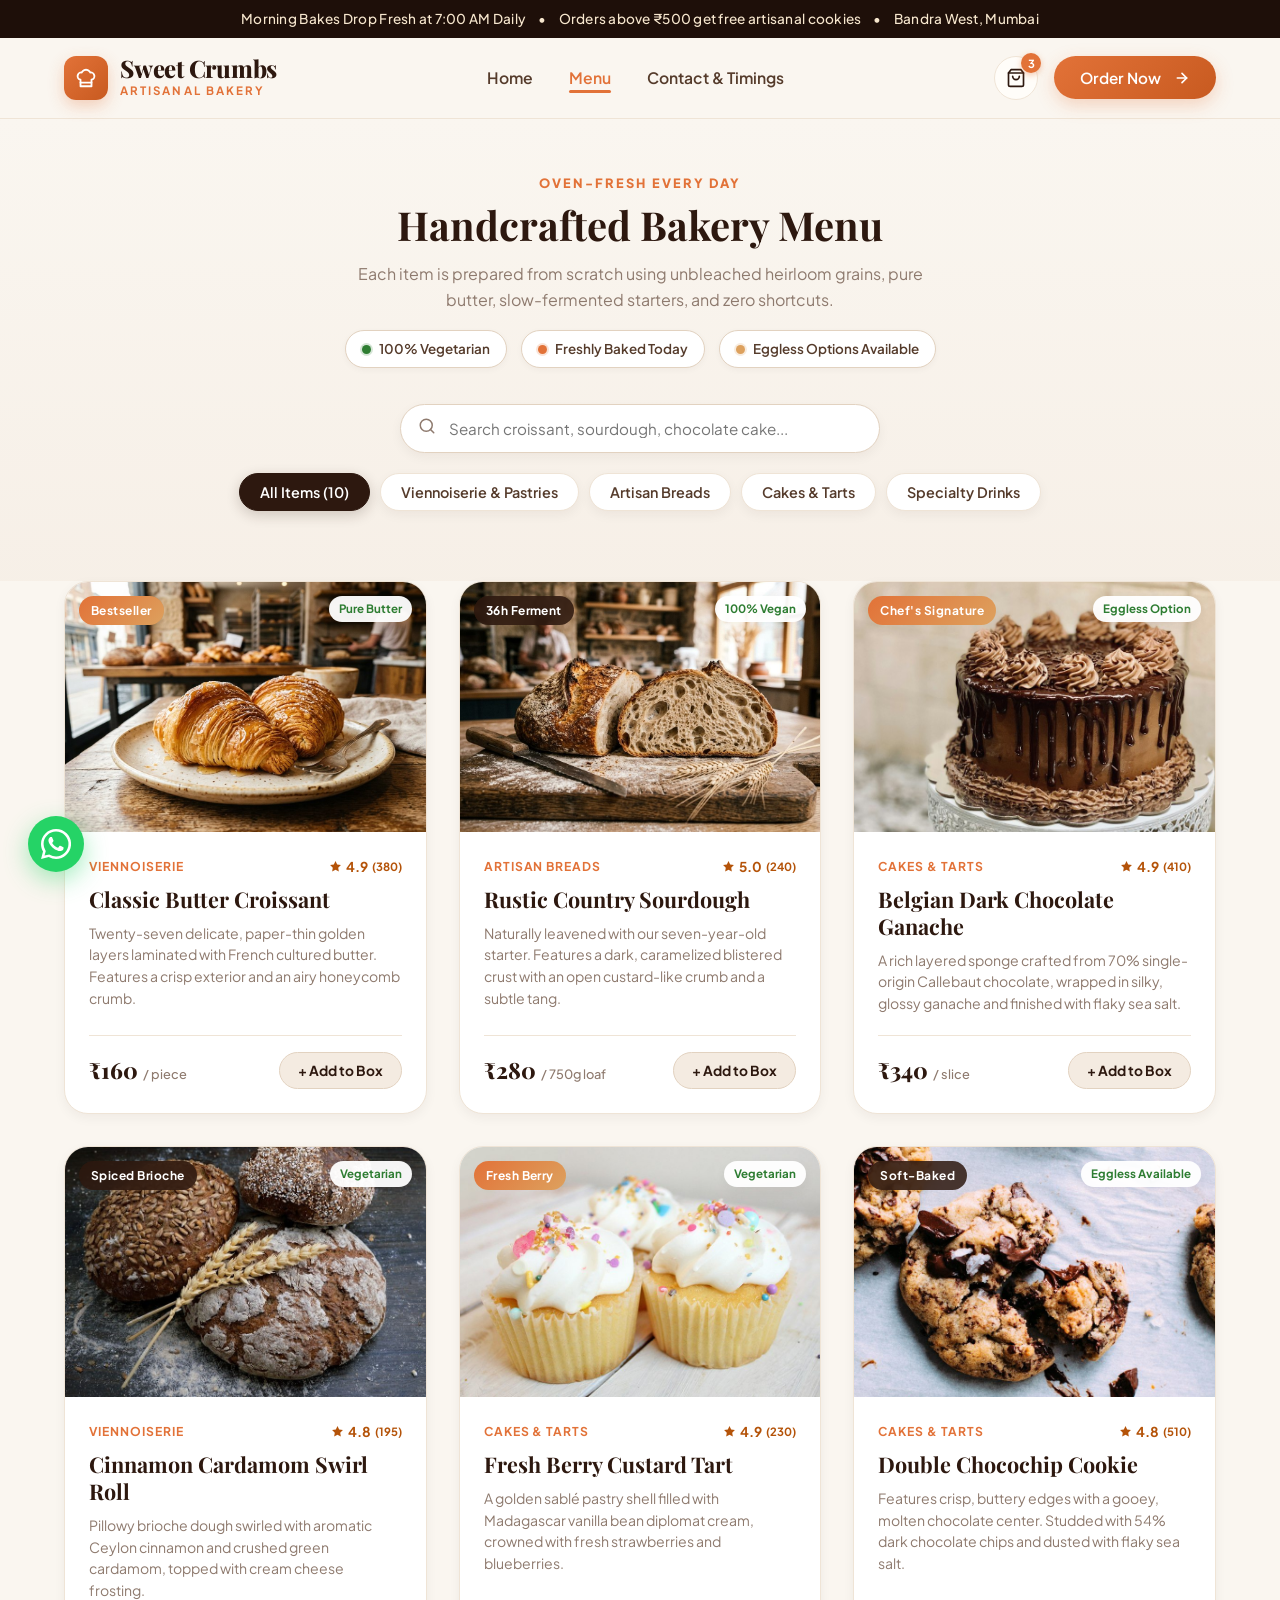
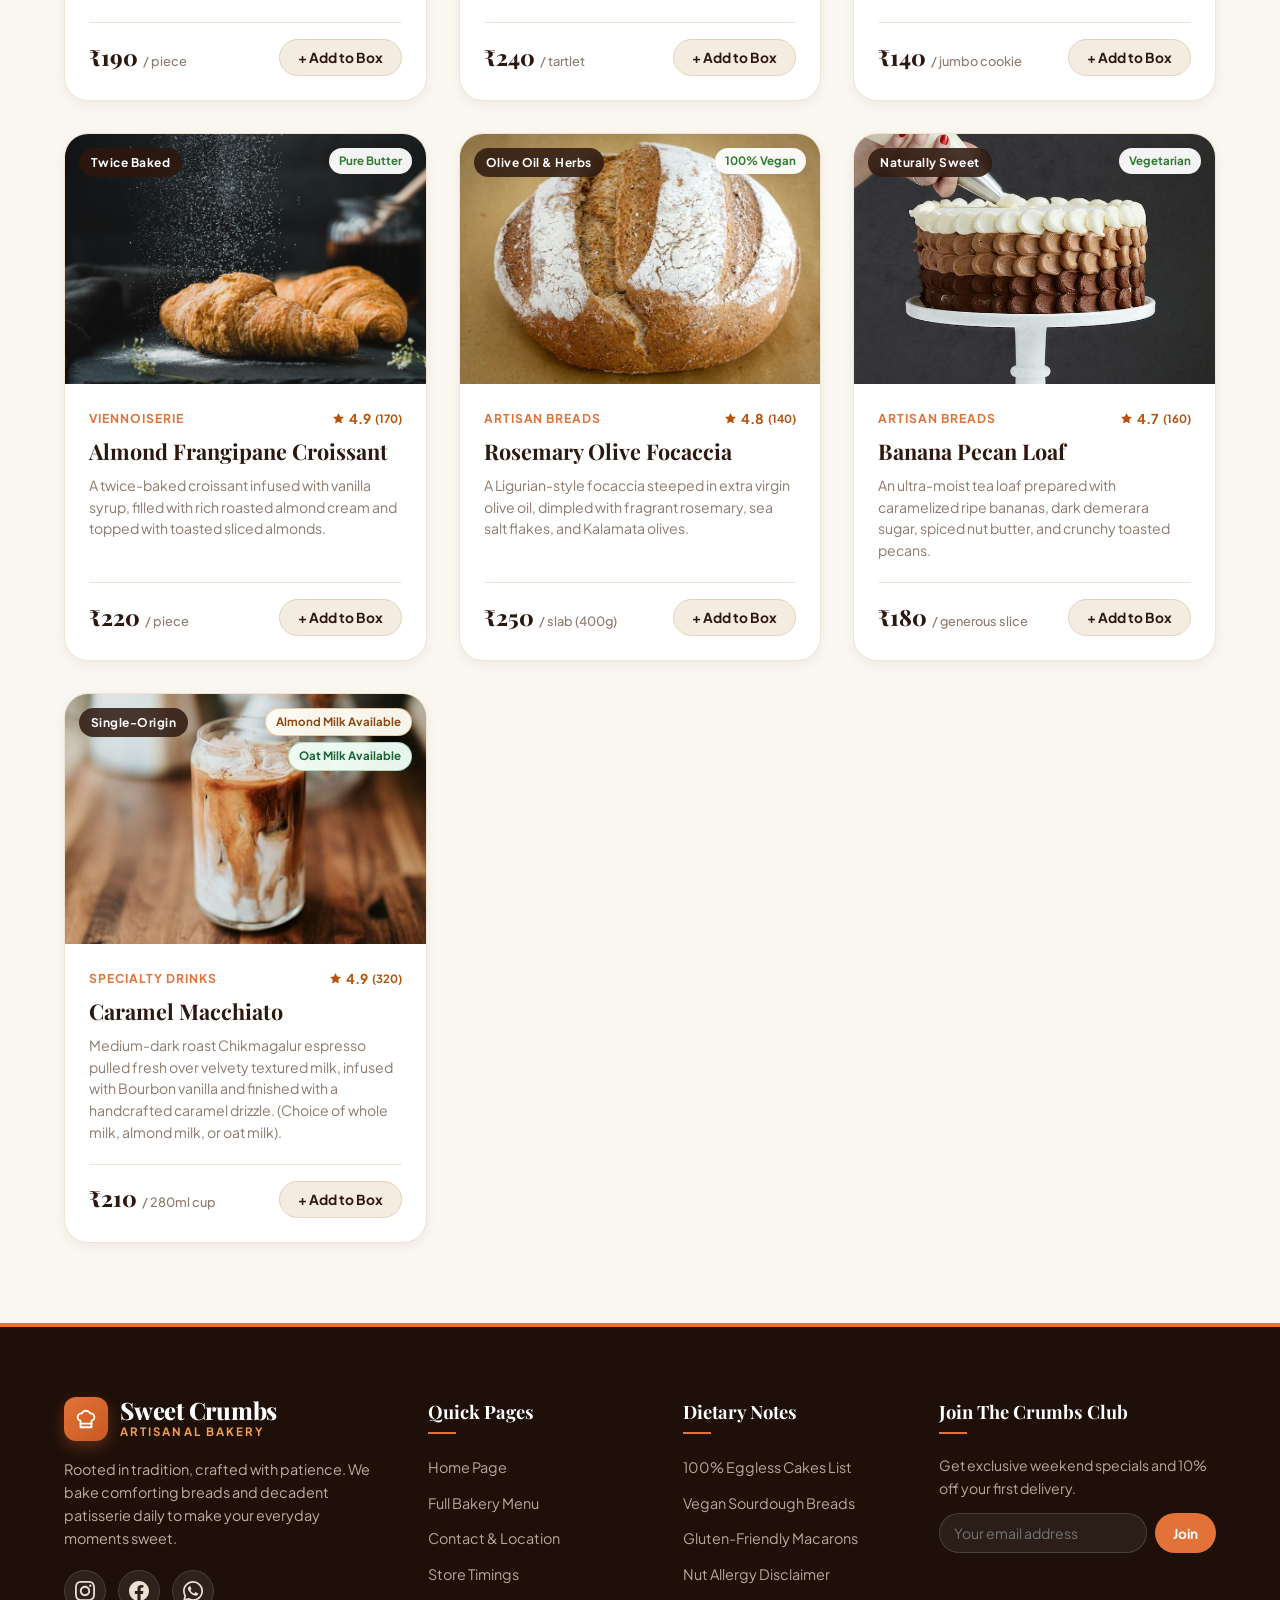
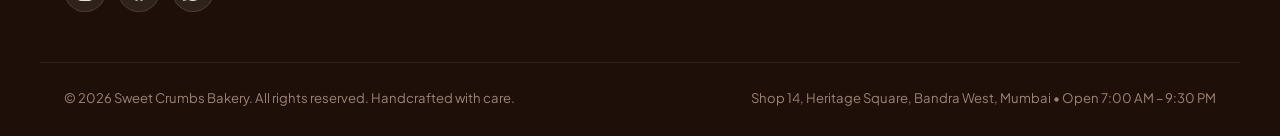
<file: menu.html>
<!DOCTYPE html>
<html lang="en">
<head>
  <meta charset="UTF-8">
  <meta name="viewport" content="width=device-width, initial-scale=1.0">
  <title>Our Bakery Menu — Sweet Crumbs</title>
  <meta name="description" content="Explore the artisanal menu of Sweet Crumbs. Freshly baked French croissants, 36-hour sourdough breads, gourmet cakes, cookies, and specialty coffee.">
  <link rel="preconnect" href="https://fonts.googleapis.com">
  <link rel="preconnect" href="https://fonts.gstatic.com" crossorigin>
  <link href="https://fonts.googleapis.com/css2?family=Playfair+Display:ital,wght@0,500;0,600;0,700;0,800;1,400;1,600&family=Plus+Jakarta+Sans:wght@300;400;500;600;700&display=swap" rel="stylesheet">
  <link rel="stylesheet" href="assets/css/styles.css">
  <link rel="icon" href="data:image/svg+xml,<svg xmlns='http://www.w3.org/2000/svg' viewBox='0 0 24 24' fill='%23E27238'><path d='M6 13.87A4 4 0 0 1 7.41 6a5.11 5.11 0 0 1 1.05-1.54 5 5 0 0 1 7.08 0A5.11 5.11 0 0 1 16.59 6 4 4 0 0 1 18 13.87V21H6Z'/><line x1='6' y1='17' x2='18' y2='17' stroke='%23FAF6F0' stroke-width='2'/></svg>">
</head>
<body>

  <!-- Top Announcement Bar -->
  <div class="top-bar">
    <span>Morning Bakes Drop Fresh at 7:00 AM Daily</span>
    <span>•</span>
    <span>Orders above ₹500 get free artisanal cookies</span>
    <span>•</span>
    <span>Bandra West, Mumbai</span>
  </div>

  <!-- Mobile Drawer Backdrop -->
  <div class="mobile-drawer-backdrop" id="drawerBackdrop"></div>

  <!-- Main Navigation Header -->
  <header class="site-header">
    <div class="container header-inner">
      <a href="index.html" class="brand-logo" id="brandLogo">
        <div class="brand-icon">
          <svg width="22" height="22" viewBox="0 0 24 24" fill="none" stroke="currentColor" stroke-width="2" stroke-linecap="round" stroke-linejoin="round">
            <path d="M6 13.87A4 4 0 0 1 7.41 6a5.11 5.11 0 0 1 1.05-1.54 5 5 0 0 1 7.08 0A5.11 5.11 0 0 1 16.59 6 4 4 0 0 1 18 13.87V21H6Z"/>
            <line x1="6" y1="17" x2="18" y2="17"/>
          </svg>
        </div>
        <div class="brand-text">
          <span class="brand-title">Sweet Crumbs</span>
          <span class="brand-subtitle">Artisanal Bakery</span>
        </div>
      </a>

      <!-- Desktop Nav & Mobile Menu Dropdown -->
      <nav>
        <ul class="nav-menu" id="primaryNav">
          <li>
            <a href="index.html" class="nav-link" id="navHome">
              <svg class="nav-link-icon" width="18" height="18" viewBox="0 0 24 24" fill="none" stroke="currentColor" stroke-width="2" stroke-linecap="round" stroke-linejoin="round"><path d="M3 9l9-7 9 7v11a2 2 0 0 1-2 2H5a2 2 0 0 1-2-2z"/><polyline points="9 22 9 12 15 12 15 22"/></svg>
              <span>Home</span>
            </a>
          </li>
          <li>
            <a href="menu.html" class="nav-link active" id="navMenu">
              <svg class="nav-link-icon" width="18" height="18" viewBox="0 0 24 24" fill="none" stroke="currentColor" stroke-width="2" stroke-linecap="round" stroke-linejoin="round"><path d="M18 8h1a4 4 0 0 1 0 8h-1"/><path d="M2 8h16v9a4 4 0 0 1-4 4H6a4 4 0 0 1-4-4V8z"/><line x1="6" y1="1" x2="6" y2="4"/><line x1="10" y1="1" x2="10" y2="4"/><line x1="14" y1="1" x2="14" y2="4"/></svg>
              <span>Menu</span>
            </a>
          </li>
          <li>
            <a href="contact.html" class="nav-link" id="navContact">
              <svg class="nav-link-icon" width="18" height="18" viewBox="0 0 24 24" fill="none" stroke="currentColor" stroke-width="2" stroke-linecap="round" stroke-linejoin="round"><path d="M22 16.92v3a2 2 0 0 1-2.18 2 19.79 19.79 0 0 1-8.63-3.07 19.5 19.5 0 0 1-6-6 19.79 19.79 0 0 1-3.07-8.67A2 2 0 0 1 4.11 2h3a2 2 0 0 1 2 1.72 12.84 12.84 0 0 0 .7 2.81 2 2 0 0 1-.45 2.11L8.09 9.91a16 16 0 0 0 6 6l1.27-1.27a2 2 0 0 1 2.11-.45 12.84 12.84 0 0 0 2.81.7A2 2 0 0 1 22 16.92z"/></svg>
              <span>Contact & Timings</span>
            </a>
          </li>

          <!-- Mobile Menu Footer CTA & Info -->
          <li class="mobile-menu-footer">
            <button class="btn-primary" style="width: 100%; justify-content: center;" data-open-order-modal>
              <span>Order Now</span>
              <svg class="btn-arrow" width="16" height="16" viewBox="0 0 24 24" fill="none" stroke="currentColor" stroke-width="2.5" stroke-linecap="round" stroke-linejoin="round"><line x1="5" y1="12" x2="19" y2="12"/><polyline points="12 5 19 12 12 19"/></svg>
            </button>
            <div class="mobile-menu-info">
              <div>Open 7:00 AM – 9:30 PM Daily</div>
              <div>Heritage Square, Bandra West</div>
            </div>
          </li>
        </ul>
      </nav>

      <!-- Header CTA & Cart -->
      <div class="header-actions">
        <button class="cart-btn" id="headerCartBtn" data-open-order-modal title="View Your Bakery Box" aria-label="Bakery Cart">
          <svg width="20" height="20" viewBox="0 0 24 24" fill="none" stroke="currentColor" stroke-width="2" stroke-linecap="round" stroke-linejoin="round">
            <path d="M6 2L3 6v14a2 2 0 0 0 2 2h14a2 2 0 0 0 2-2V6l-3-4z"/>
            <line x1="3" y1="6" x2="21" y2="6"/>
            <path d="M16 10a4 4 0 0 1-8 0"/>
          </svg>
          <span class="cart-badge">2</span>
        </button>
        <button class="btn-primary header-desktop-order-btn" id="headerOrderBtn" data-open-order-modal>
          <span>Order Now</span>
          <svg class="btn-arrow" width="16" height="16" viewBox="0 0 24 24" fill="none" stroke="currentColor" stroke-width="2.5" stroke-linecap="round" stroke-linejoin="round"><line x1="5" y1="12" x2="19" y2="12"/><polyline points="12 5 19 12 12 19"/></svg>
        </button>
        <button class="mobile-nav-toggle" id="mobileMenuToggle" aria-label="Toggle Navigation Menu" aria-expanded="false">
          <svg class="hamburger-icon" width="22" height="22" viewBox="0 0 24 24" fill="none" stroke="currentColor" stroke-width="2.2" stroke-linecap="round" stroke-linejoin="round">
            <line x1="3" y1="6" x2="21" y2="6"/>
            <line x1="3" y1="12" x2="21" y2="12"/>
            <line x1="3" y1="18" x2="21" y2="18"/>
          </svg>
          <svg class="close-icon" width="22" height="22" viewBox="0 0 24 24" fill="none" stroke="currentColor" stroke-width="2.2" stroke-linecap="round" stroke-linejoin="round">
            <line x1="18" y1="6" x2="6" y2="18"/>
            <line x1="6" y1="6" x2="18" y2="18"/>
          </svg>
        </button>
      </div>
    </div>
  </header>

  <!-- Menu Hero Header -->
  <section class="menu-hero">
    <div class="container">
      <span class="section-tag">Oven-Fresh Every Day</span>
      <h1 class="section-title">Handcrafted Bakery Menu</h1>
      <p class="section-desc">
        Each item is prepared from scratch using unbleached heirloom grains, pure butter, slow-fermented starters, and zero shortcuts.
      </p>

      <!-- Dietary Legend -->
      <div class="dietary-legend">
        <span class="diet-pill"><span class="dot-green"></span> 100% Vegetarian</span>
        <span class="diet-pill"><span class="dot-orange"></span> Freshly Baked Today</span>
        <span class="diet-pill"><span class="dot-gold"></span> Eggless Options Available</span>
      </div>

      <!-- Search & Filters -->
      <div class="menu-controls">
        <div class="search-bar-wrap">
          <span class="search-icon">
            <svg width="18" height="18" viewBox="0 0 24 24" fill="none" stroke="currentColor" stroke-width="2" stroke-linecap="round" stroke-linejoin="round">
              <circle cx="11" cy="11" r="8"/><line x1="21" y1="21" x2="16.65" y2="16.65"/>
            </svg>
          </span>
          <input type="text" class="search-input" id="menuSearchInput" placeholder="Search croissant, sourdough, chocolate cake...">
        </div>

        <div class="category-chips">
          <button class="chip-btn active" data-category="all">All Items (10)</button>
          <button class="chip-btn" data-category="pastries">Viennoiserie & Pastries</button>
          <button class="chip-btn" data-category="breads">Artisan Breads</button>
          <button class="chip-btn" data-category="cakes">Cakes & Tarts</button>
          <button class="chip-btn" data-category="coffee">Specialty Drinks</button>
        </div>
      </div>
    </div>
  </section>

  <!-- Menu Items Grid (10 Items) -->
  <main class="container">
    <div class="menu-grid" id="menuItemsGrid">

      <!-- Item 1: Classic Butter Croissant -->
      <article class="bakery-card menu-item-card" data-category="pastries" id="menuItem1">
        <div class="card-img-wrap">
          <span class="card-badge gold">Bestseller</span>
          <span class="card-diet-tag">Pure Butter</span>
          <img src="assets/images/butter-croissant.jpg" alt="Golden flaky French Butter Croissant" width="800" height="600" loading="lazy" decoding="async">
        </div>
        <div class="card-content">
          <div class="card-meta">
            <span class="card-category">Viennoiserie</span>
            <div class="card-rating">
              <svg width="13" height="13" viewBox="0 0 24 24" fill="currentColor"><path d="M12 2l3.09 6.26L22 9.27l-5 4.87 1.18 6.88L12 17.77l-6.18 3.25L7 14.14 2 9.27l6.91-1.01L12 2z"/></svg>
              4.9 <small>(380)</small>
            </div>
          </div>
          <h2 class="card-title">Classic Butter Croissant</h2>
          <p class="card-desc">
            Twenty-seven delicate, paper-thin golden layers laminated with French cultured butter. Features a crisp exterior and an airy honeycomb crumb.
          </p>
          <div class="card-footer">
            <div class="card-price">₹160 <small>/ piece</small></div>
            <button class="btn-add-cart" data-id="croissant" data-name="Classic Butter Croissant" data-price="160" data-img="assets/images/butter-croissant.jpg">
              <span>+ Add to Box</span>
            </button>
          </div>
        </div>
      </article>

      <!-- Item 2: Rustic Country Sourdough -->
      <article class="bakery-card menu-item-card" data-category="breads" id="menuItem2">
        <div class="card-img-wrap">
          <span class="card-badge">36h Ferment</span>
          <span class="card-diet-tag">100% Vegan</span>
          <img src="assets/images/artisan-sourdough.jpg" alt="Rustic sliced Country Sourdough Loaf" width="800" height="600" loading="lazy" decoding="async">
        </div>
        <div class="card-content">
          <div class="card-meta">
            <span class="card-category">Artisan Breads</span>
            <div class="card-rating">
              <svg width="13" height="13" viewBox="0 0 24 24" fill="currentColor"><path d="M12 2l3.09 6.26L22 9.27l-5 4.87 1.18 6.88L12 17.77l-6.18 3.25L7 14.14 2 9.27l6.91-1.01L12 2z"/></svg>
              5.0 <small>(240)</small>
            </div>
          </div>
          <h2 class="card-title">Rustic Country Sourdough</h2>
          <p class="card-desc">
            Naturally leavened with our seven-year-old starter. Features a dark, caramelized blistered crust with an open custard-like crumb and a subtle tang.
          </p>
          <div class="card-footer">
            <div class="card-price">₹280 <small>/ 750g loaf</small></div>
            <button class="btn-add-cart" data-id="sourdough" data-name="Rustic Country Sourdough" data-price="280" data-img="assets/images/artisan-sourdough.jpg">
              <span>+ Add to Box</span>
            </button>
          </div>
        </div>
      </article>

      <!-- Item 3: Belgian Dark Chocolate Ganache -->
      <article class="bakery-card menu-item-card" data-category="cakes" id="menuItem3">
        <div class="card-img-wrap">
          <span class="card-badge gold">Chef's Signature</span>
          <span class="card-diet-tag">Eggless Option</span>
          <img src="assets/images/chocolate-cake.jpg" alt="Belgian Dark Chocolate Ganache Cake Slice" width="800" height="600" loading="lazy" decoding="async">
        </div>
        <div class="card-content">
          <div class="card-meta">
            <span class="card-category">Cakes & Tarts</span>
            <div class="card-rating">
              <svg width="13" height="13" viewBox="0 0 24 24" fill="currentColor"><path d="M12 2l3.09 6.26L22 9.27l-5 4.87 1.18 6.88L12 17.77l-6.18 3.25L7 14.14 2 9.27l6.91-1.01L12 2z"/></svg>
              4.9 <small>(410)</small>
            </div>
          </div>
          <h2 class="card-title">Belgian Dark Chocolate Ganache</h2>
          <p class="card-desc">
            A rich layered sponge crafted from 70% single-origin Callebaut chocolate, wrapped in silky, glossy ganache and finished with flaky sea salt.
          </p>
          <div class="card-footer">
            <div class="card-price">₹340 <small>/ slice</small></div>
            <button class="btn-add-cart" data-id="choco_cake" data-name="Belgian Dark Chocolate Ganache" data-price="340" data-img="assets/images/chocolate-cake.jpg">
              <span>+ Add to Box</span>
            </button>
          </div>
        </div>
      </article>

      <!-- Item 4: Cinnamon Cardamom Swirl Roll -->
      <article class="bakery-card menu-item-card" data-category="pastries" id="menuItem4">
        <div class="card-img-wrap">
          <span class="card-badge">Spiced Brioche</span>
          <span class="card-diet-tag">Vegetarian</span>
          <img src="assets/images/cinnamon-roll.jpg" alt="Glazed Cinnamon Cardamom Roll" width="800" height="600" loading="lazy" decoding="async">
        </div>
        <div class="card-content">
          <div class="card-meta">
            <span class="card-category">Viennoiserie</span>
            <div class="card-rating">
              <svg width="13" height="13" viewBox="0 0 24 24" fill="currentColor"><path d="M12 2l3.09 6.26L22 9.27l-5 4.87 1.18 6.88L12 17.77l-6.18 3.25L7 14.14 2 9.27l6.91-1.01L12 2z"/></svg>
              4.8 <small>(195)</small>
            </div>
          </div>
          <h2 class="card-title">Cinnamon Cardamom Swirl Roll</h2>
          <p class="card-desc">
            Pillowy brioche dough swirled with aromatic Ceylon cinnamon and crushed green cardamom, topped with cream cheese frosting.
          </p>
          <div class="card-footer">
            <div class="card-price">₹190 <small>/ piece</small></div>
            <button class="btn-add-cart" data-id="cinnamon_roll" data-name="Cinnamon Cardamom Swirl Roll" data-price="190" data-img="assets/images/cinnamon-roll.jpg">
              <span>+ Add to Box</span>
            </button>
          </div>
        </div>
      </article>

      <!-- Item 5: Fresh Berry Custard Tart -->
      <article class="bakery-card menu-item-card" data-category="cakes" id="menuItem5">
        <div class="card-img-wrap">
          <span class="card-badge gold">Fresh Berry</span>
          <span class="card-diet-tag">Vegetarian</span>
          <img src="assets/images/berry-tart.jpg" alt="Fresh Berry Custard Tartlet" width="800" height="600" loading="lazy" decoding="async">
        </div>
        <div class="card-content">
          <div class="card-meta">
            <span class="card-category">Cakes & Tarts</span>
            <div class="card-rating">
              <svg width="13" height="13" viewBox="0 0 24 24" fill="currentColor"><path d="M12 2l3.09 6.26L22 9.27l-5 4.87 1.18 6.88L12 17.77l-6.18 3.25L7 14.14 2 9.27l6.91-1.01L12 2z"/></svg>
              4.9 <small>(230)</small>
            </div>
          </div>
          <h2 class="card-title">Fresh Berry Custard Tart</h2>
          <p class="card-desc">
            A golden sablé pastry shell filled with Madagascar vanilla bean diplomat cream, crowned with fresh strawberries and blueberries.
          </p>
          <div class="card-footer">
            <div class="card-price">₹240 <small>/ tartlet</small></div>
            <button class="btn-add-cart" data-id="berry_tart" data-name="Fresh Berry Custard Tart" data-price="240" data-img="assets/images/berry-tart.jpg">
              <span>+ Add to Box</span>
            </button>
          </div>
        </div>
      </article>

      <!-- Item 6: Double Chocochip Sea Salt Cookies -->
      <article class="bakery-card menu-item-card" data-category="cakes" id="menuItem6">
        <div class="card-img-wrap">
          <span class="card-badge">Soft-Baked</span>
          <span class="card-diet-tag">Eggless Available</span>
          <img src="assets/images/chocochip-cookies.jpg" alt="Chocochip Sea Salt Cookies" width="800" height="600" loading="lazy" decoding="async">
        </div>
        <div class="card-content">
          <div class="card-meta">
            <span class="card-category">Cakes & Tarts</span>
            <div class="card-rating">
              <svg width="13" height="13" viewBox="0 0 24 24" fill="currentColor"><path d="M12 2l3.09 6.26L22 9.27l-5 4.87 1.18 6.88L12 17.77l-6.18 3.25L7 14.14 2 9.27l6.91-1.01L12 2z"/></svg>
              4.8 <small>(510)</small>
            </div>
          </div>
          <h2 class="card-title">Double Chocochip Cookie</h2>
          <p class="card-desc">
            Features crisp, buttery edges with a gooey, molten chocolate center. Studded with 54% dark chocolate chips and dusted with flaky sea salt.
          </p>
          <div class="card-footer">
            <div class="card-price">₹140 <small>/ jumbo cookie</small></div>
            <button class="btn-add-cart" data-id="cookie" data-name="Double Chocochip Cookie" data-price="140" data-img="assets/images/chocochip-cookies.jpg">
              <span>+ Add to Box</span>
            </button>
          </div>
        </div>
      </article>

      <!-- Item 7: Pistachio Almond Frangipane Croissant -->
      <article class="bakery-card menu-item-card" data-category="pastries" id="menuItem7">
        <div class="card-img-wrap">
          <span class="card-badge">Twice Baked</span>
          <span class="card-diet-tag">Pure Butter</span>
          <img src="assets/images/almond-croissant.jpg" alt="Almond Frangipane Croissant" width="800" height="600" loading="lazy" decoding="async">
        </div>
        <div class="card-content">
          <div class="card-meta">
            <span class="card-category">Viennoiserie</span>
            <div class="card-rating">
              <svg width="13" height="13" viewBox="0 0 24 24" fill="currentColor"><path d="M12 2l3.09 6.26L22 9.27l-5 4.87 1.18 6.88L12 17.77l-6.18 3.25L7 14.14 2 9.27l6.91-1.01L12 2z"/></svg>
              4.9 <small>(170)</small>
            </div>
          </div>
          <h2 class="card-title">Almond Frangipane Croissant</h2>
          <p class="card-desc">
            A twice-baked croissant infused with vanilla syrup, filled with rich roasted almond cream and topped with toasted sliced almonds.
          </p>
          <div class="card-footer">
            <div class="card-price">₹220 <small>/ piece</small></div>
            <button class="btn-add-cart" data-id="almond_croissant" data-name="Almond Frangipane Croissant" data-price="220" data-img="assets/images/almond-croissant.jpg">
              <span>+ Add to Box</span>
            </button>
          </div>
        </div>
      </article>

      <!-- Item 8: Rosemary & Sea Salt Olive Focaccia -->
      <article class="bakery-card menu-item-card" data-category="breads" id="menuItem8">
        <div class="card-img-wrap">
          <span class="card-badge">Olive Oil & Herbs</span>
          <span class="card-diet-tag">100% Vegan</span>
          <img src="assets/images/artisan-focaccia.jpg" alt="Rosemary Olive Focaccia" width="800" height="600" loading="lazy" decoding="async">
        </div>
        <div class="card-content">
          <div class="card-meta">
            <span class="card-category">Artisan Breads</span>
            <div class="card-rating">
              <svg width="13" height="13" viewBox="0 0 24 24" fill="currentColor"><path d="M12 2l3.09 6.26L22 9.27l-5 4.87 1.18 6.88L12 17.77l-6.18 3.25L7 14.14 2 9.27l6.91-1.01L12 2z"/></svg>
              4.8 <small>(140)</small>
            </div>
          </div>
          <h2 class="card-title">Rosemary Olive Focaccia</h2>
          <p class="card-desc">
            A Ligurian-style focaccia steeped in extra virgin olive oil, dimpled with fragrant rosemary, sea salt flakes, and Kalamata olives.
          </p>
          <div class="card-footer">
            <div class="card-price">₹250 <small>/ slab (400g)</small></div>
            <button class="btn-add-cart" data-id="focaccia" data-name="Rosemary Olive Focaccia" data-price="250" data-img="assets/images/artisan-focaccia.jpg">
              <span>+ Add to Box</span>
            </button>
          </div>
        </div>
      </article>

      <!-- Item 9: Caramelized Pecan Banana Loaf -->
      <article class="bakery-card menu-item-card" data-category="breads" id="menuItem9">
        <div class="card-img-wrap">
          <span class="card-badge">Naturally Sweet</span>
          <span class="card-diet-tag">Vegetarian</span>
          <img src="assets/images/banana-bread.jpg" alt="Caramelized Banana Pecan Loaf slice" width="800" height="600" loading="lazy" decoding="async">
        </div>
        <div class="card-content">
          <div class="card-meta">
            <span class="card-category">Artisan Breads</span>
            <div class="card-rating">
              <svg width="13" height="13" viewBox="0 0 24 24" fill="currentColor"><path d="M12 2l3.09 6.26L22 9.27l-5 4.87 1.18 6.88L12 17.77l-6.18 3.25L7 14.14 2 9.27l6.91-1.01L12 2z"/></svg>
              4.7 <small>(160)</small>
            </div>
          </div>
          <h2 class="card-title">Banana Pecan Loaf</h2>
          <p class="card-desc">
            An ultra-moist tea loaf prepared with caramelized ripe bananas, dark demerara sugar, spiced nut butter, and crunchy toasted pecans.
          </p>
          <div class="card-footer">
            <div class="card-price">₹180 <small>/ generous slice</small></div>
            <button class="btn-add-cart" data-id="banana_bread" data-name="Banana Pecan Loaf" data-price="180" data-img="assets/images/banana-bread.jpg">
              <span>+ Add to Box</span>
            </button>
          </div>
        </div>
      </article>

      <!-- Item 10: Artisan Vanilla Caramel Macchiato -->
      <article class="bakery-card menu-item-card" data-category="coffee" id="menuItem10">
        <div class="card-img-wrap">
          <span class="card-badge">Single-Origin</span>
          <div class="card-diet-stack">
            <span class="card-diet-tag tag-almond">Almond Milk Available</span>
            <span class="card-diet-tag tag-oat">Oat Milk Available</span>
          </div>
          <img src="assets/images/coffee-macchiato.jpg" alt="Artisan Vanilla Caramel Macchiato with Caramel Drizzle" width="800" height="600" loading="lazy" decoding="async">
        </div>
        <div class="card-content">
          <div class="card-meta">
            <span class="card-category">Specialty Drinks</span>
            <div class="card-rating">
              <svg width="13" height="13" viewBox="0 0 24 24" fill="currentColor"><path d="M12 2l3.09 6.26L22 9.27l-5 4.87 1.18 6.88L12 17.77l-6.18 3.25L7 14.14 2 9.27l6.91-1.01L12 2z"/></svg>
              4.9 <small>(320)</small>
            </div>
          </div>
          <h2 class="card-title">Caramel Macchiato</h2>
          <p class="card-desc">
            Medium-dark roast Chikmagalur espresso pulled fresh over velvety textured milk, infused with Bourbon vanilla and finished with a handcrafted caramel drizzle. (Choice of whole milk, almond milk, or oat milk).
          </p>
          <div class="card-footer">
            <div class="card-price">₹210 <small>/ 280ml cup</small></div>
            <button class="btn-add-cart" data-id="macchiato" data-name="Caramel Macchiato" data-price="210" data-img="assets/images/coffee-macchiato.jpg">
              <span>+ Add to Box</span>
            </button>
          </div>
        </div>
      </article>

    </div>
  </main>

  <!-- Footer -->
  <footer class="site-footer">
    <div class="container footer-grid">
      <div class="footer-brand">
        <div class="brand-logo">
          <div class="brand-icon">
            <svg width="22" height="22" viewBox="0 0 24 24" fill="none" stroke="currentColor" stroke-width="2" stroke-linecap="round" stroke-linejoin="round">
              <path d="M6 13.87A4 4 0 0 1 7.41 6a5.11 5.11 0 0 1 1.05-1.54 5 5 0 0 1 7.08 0A5.11 5.11 0 0 1 16.59 6 4 4 0 0 1 18 13.87V21H6Z"/>
              <line x1="6" y1="17" x2="18" y2="17"/>
            </svg>
          </div>
          <div class="brand-text">
            <span class="brand-title">Sweet Crumbs</span>
            <span class="brand-subtitle">Artisanal Bakery</span>
          </div>
        </div>
        <p class="footer-brand-desc">
          Rooted in tradition, crafted with patience. We bake comforting breads and decadent patisserie daily to make your everyday moments sweet.
        </p>
        <div class="footer-socials">
          <a href="https://instagram.com" target="_blank" class="social-link instagram" title="Follow Sweet Crumbs on Instagram" aria-label="Instagram">
            <svg viewBox="0 0 24 24" fill="none" xmlns="http://www.w3.org/2000/svg">
              <path d="M12 2.163c3.204 0 3.584.012 4.85.07 3.252.148 4.771 1.691 4.919 4.919.058 1.265.069 1.645.069 4.849 0 3.205-.012 3.584-.069 4.849-.149 3.225-1.664 4.771-4.919 4.919-1.266.058-1.644.07-4.85.07-3.204 0-3.584-.012-4.849-.07-3.26-.149-4.771-1.699-4.919-4.92-.058-1.265-.07-1.644-.07-4.849 0-3.204.013-3.583.07-4.849.149-3.227 1.664-4.771 4.919-4.919 1.266-.057 1.645-.069 4.849-.069zm0-2.163c-3.259 0-3.667.014-4.947.072-4.358.2-6.78 2.618-6.98 6.98-.059 1.281-.073 1.689-.073 4.948 0 3.259.014 3.668.072 4.948.2 4.358 2.618 6.78 6.98 6.98 1.281.058 1.689.072 4.948.072 3.259 0 3.668-.014 4.948-.072 4.354-.2 6.782-2.618 6.979-6.98.059-1.28.073-1.689.073-4.948 0-3.259-.014-3.667-.072-4.947-.196-4.354-2.617-6.78-6.979-6.98-1.281-.059-1.69-.073-4.949-.073zm0 5.838c-3.403 0-6.162 2.759-6.162 6.162s2.759 6.163 6.162 6.163 6.162-2.759 6.162-6.163c0-3.403-2.759-6.162-6.162-6.162zm0 10.162c-2.209 0-4-1.79-4-4 0-2.209 1.791-4 4-4s4 1.791 4 4c0 2.21-1.791 4-4 4zm6.406-11.845c-.796 0-1.441.645-1.441 1.44s.645 1.44 1.441 1.44c.795 0 1.439-.645 1.439-1.44s-.644-1.44-1.439-1.44z" fill="currentColor"/>
            </svg>
          </a>
          <a href="https://facebook.com" target="_blank" class="social-link facebook" title="Follow Sweet Crumbs on Facebook" aria-label="Facebook">
            <svg viewBox="0 0 24 24" fill="currentColor" xmlns="http://www.w3.org/2000/svg">
              <path d="M24 12.073c0-6.627-5.373-12-12-12s-12 5.373-12 12c0 5.99 4.388 10.954 10.125 11.854v-8.385H7.078v-3.47h3.047V9.43c0-3.007 1.792-4.669 4.533-4.669 1.312 0 2.686.235 2.686.235v2.953H15.83c-1.491 0-1.956.925-1.956 1.874v2.25h3.328l-.532 3.47h-2.796v8.385C19.612 23.027 24 18.062 24 12.073z"/>
            </svg>
          </a>
          <a href="https://wa.me/919820012345" target="_blank" class="social-link whatsapp" title="Chat with us on WhatsApp" aria-label="WhatsApp">
            <svg viewBox="0 0 24 24" fill="currentColor" xmlns="http://www.w3.org/2000/svg">
              <path d="M12.031 0C5.394 0 0 5.394 0 12.031c0 2.124.555 4.195 1.609 6.015L.062 24l6.125-1.578a11.96 11.96 0 005.844 1.516h.005c6.632 0 12.026-5.394 12.026-12.031A12.007 12.007 0 0012.031 0zm0 21.906h-.004a9.92 9.92 0 01-5.066-1.39l-.363-.216-3.766.97.994-3.64-.236-.375a9.888 9.888 0 01-1.516-5.224c0-5.484 4.453-9.938 9.951-9.938a9.907 9.907 0 017.027 2.91 9.903 9.903 0 012.914 7.027c0 5.485-4.453 9.938-9.951 9.938zm5.457-7.445c-.299-.15-1.77-.874-2.045-.974-.274-.1-.473-.15-.672.15-.199.3-.772.974-.946 1.173-.175.2-.349.225-.648.075-.3-.15-1.266-.467-2.411-1.488-.891-.795-1.493-1.777-1.667-2.077-.174-.3-.019-.462.131-.611.135-.135.3-.349.449-.523.149-.175.199-.3.299-.5.1-.2.05-.374-.025-.524-.075-.15-.672-1.62-.921-2.219-.243-.583-.49-.504-.673-.513l-.573-.01c-.199 0-.523.075-.797.374s-1.046 1.022-1.046 2.493c0 1.471 1.071 2.892 1.221 3.092.15.199 2.107 3.218 5.105 4.512.713.309 1.27.493 1.704.631.717.228 1.369.196 1.884.119.575-.086 1.77-.723 2.019-1.42.249-.698.249-1.296.175-1.42-.075-.125-.274-.2-.573-.349z"/>
            </svg>
          </a>
        </div>
      </div>

      <div class="footer-col">
        <h4 class="footer-col-title">Quick Pages</h4>
        <ul class="footer-links">
          <li><a href="index.html" class="footer-link">Home Page</a></li>
          <li><a href="menu.html" class="footer-link">Full Bakery Menu</a></li>
          <li><a href="contact.html" class="footer-link">Contact & Location</a></li>
          <li><a href="contact.html#hoursSection" class="footer-link">Store Timings</a></li>
        </ul>
      </div>

      <div class="footer-col">
        <h4 class="footer-col-title">Dietary Notes</h4>
        <ul class="footer-links">
          <li><a href="#" class="footer-link">100% Eggless Cakes List</a></li>
          <li><a href="#" class="footer-link">Vegan Sourdough Breads</a></li>
          <li><a href="#" class="footer-link">Gluten-Friendly Macarons</a></li>
          <li><a href="#" class="footer-link">Nut Allergy Disclaimer</a></li>
        </ul>
      </div>

      <div class="footer-col footer-newsletter">
        <h4 class="footer-col-title">Join The Crumbs Club</h4>
        <p>Get exclusive weekend specials and 10% off your first delivery.</p>
        <form class="newsletter-form" onsubmit="event.preventDefault(); showToast('Welcome to The Crumbs Club! Enjoy 10% off with code CRUMBS10');">
          <input type="email" placeholder="Your email address" required class="newsletter-input">
          <button type="submit" class="newsletter-btn">Join</button>
        </form>
      </div>
    </div>

    <div class="container footer-bottom">
      <div>© 2026 Sweet Crumbs Bakery. All rights reserved. Handcrafted with care.</div>
      <div>Shop 14, Heritage Square, Bandra West, Mumbai • Open 7:00 AM – 9:30 PM</div>
    </div>
  </footer>

  <!-- Quick Order / Cart Modal -->
  <div class="modal-overlay" id="orderModal">
    <div class="modal-box">
      <div class="modal-header">
        <div style="display: flex; align-items: center; gap: 8px;">
          <svg width="20" height="20" viewBox="0 0 24 24" fill="none" stroke="currentColor" stroke-width="2">
            <path d="M6 2L3 6v14a2 2 0 0 0 2 2h14a2 2 0 0 0 2-2V6l-3-4z"/>
            <line x1="3" y1="6" x2="21" y2="6"/>
            <path d="M16 10a4 4 0 0 1-8 0"/>
          </svg>
          <h3 class="modal-title">Your Bakery Box</h3>
        </div>
        <button class="modal-close-btn" data-close-modal aria-label="Close Order Modal">
          <svg width="18" height="18" viewBox="0 0 24 24" fill="none" stroke="currentColor" stroke-width="2.2" stroke-linecap="round" stroke-linejoin="round">
            <line x1="18" y1="6" x2="6" y2="18"></line>
            <line x1="6" y1="6" x2="18" y2="18"></line>
          </svg>
        </button>
      </div>
      <div class="modal-body">
        <div class="order-items-list">
          <!-- Dynamically populated by app.js -->
        </div>

        <div class="modal-summary">
          <span class="modal-total-title">Total Amount:</span>
          <span class="modal-total-val">₹600</span>
        </div>

        <div style="background: var(--bg-cream); border: 1px dashed var(--border-warm); border-radius: var(--radius-sm); padding: 12px 14px; margin-bottom: 8px;">
          <div style="font-size: 0.85rem; font-weight: 700; color: var(--color-primary-brown); margin-bottom: 4px;">Express Bakery Pickup / Delivery:</div>
          <div style="font-size: 0.8rem; color: var(--color-text-muted);">Freshly packed in warm, biodegradable boxes within 25 minutes.</div>
        </div>
      </div>
      <div class="modal-footer">
        <button class="btn-secondary" style="flex: 1;" data-close-modal>Keep Browsing</button>
        <button class="btn-primary" style="flex: 1.5; justify-content: center;" id="confirmOrderBtn">Place Bakery Order</button>
      </div>
    </div>
  </div>

  <!-- Floating WhatsApp Quick Button -->
  <a href="https://wa.me/919820012345?text=Hi%20Sweet%20Crumbs!%20I%20would%20like%20to%20place%20an%20order." target="_blank" class="floating-contact-btn" title="Chat with Bakery on WhatsApp" aria-label="WhatsApp Support">
    <svg viewBox="0 0 24 24" fill="currentColor" xmlns="http://www.w3.org/2000/svg">
      <path d="M12.031 0C5.394 0 0 5.394 0 12.031c0 2.124.555 4.195 1.609 6.015L.062 24l6.125-1.578a11.96 11.96 0 005.844 1.516h.005c6.632 0 12.026-5.394 12.026-12.031A12.007 12.007 0 0012.031 0zm0 21.906h-.004a9.92 9.92 0 01-5.066-1.39l-.363-.216-3.766.97.994-3.64-.236-.375a9.888 9.888 0 01-1.516-5.224c0-5.484 4.453-9.938 9.951-9.938a9.907 9.907 0 017.027 2.91 9.903 9.903 0 012.914 7.027c0 5.485-4.453 9.938-9.951 9.938zm5.457-7.445c-.299-.15-1.77-.874-2.045-.974-.274-.1-.473-.15-.672.15-.199.3-.772.974-.946 1.173-.175.2-.349.225-.648.075-.3-.15-1.266-.467-2.411-1.488-.891-.795-1.493-1.777-1.667-2.077-.174-.3-.019-.462.131-.611.135-.135.3-.349.449-.523.149-.175.199-.3.299-.5.1-.2.05-.374-.025-.524-.075-.15-.672-1.62-.921-2.219-.243-.583-.49-.504-.673-.513l-.573-.01c-.199 0-.523.075-.797.374s-1.046 1.022-1.046 2.493c0 1.471 1.071 2.892 1.221 3.092.15.199 2.107 3.218 5.105 4.512.713.309 1.27.493 1.704.631.717.228 1.369.196 1.884.119.575-.086 1.77-.723 2.019-1.42.249-.698.249-1.296.175-1.42-.075-.125-.274-.2-.573-.349z"/>
    </svg>
  </a>

  <!-- JavaScript -->
  <script src="assets/js/app.js"></script>
</body>
</html>
</file>
<file: assets/css/styles.css>
/* ============================================================
   SWEET CRUMBS BAKERY - LUXURY & WARM ARTISANAL STYLING
   Color Palette: Warm Cream, Deep Cocoa Brown, Baked Orange, Honey Gold
   Typography: Playfair Display + Plus Jakarta Sans
   ============================================================ */
/* Fonts preconnected and loaded via HTML <head> for zero-waterfall performance */

:root {
  /* Color Tokens */
  --bg-cream: #FAF6F0;
  --bg-cream-light: #FFFDF9;
  --bg-cream-warm: #F4EBE1;
  --bg-card: #FFFFFF;
  --bg-overlay: rgba(43, 24, 16, 0.6);

  --color-primary-brown: #2D180F;
  --color-brown-dark: #1E0F09;
  --color-brown-medium: #553B2B;
  --color-brown-light: #846754;
  --color-text-muted: #8E7A6E;

  --color-accent-orange: #E27238;
  --color-accent-orange-hover: #D05F25;
  --color-accent-caramel: #F29E4C;
  --color-accent-gold: #DDA15E;
  --color-accent-cream: #FFF4E8;

  --border-light: #EFE4D6;
  --border-warm: #E2D2C0;

  --shadow-sm: 0 4px 12px rgba(45, 24, 15, 0.05);
  --shadow-md: 0 10px 25px rgba(45, 24, 15, 0.08);
  --shadow-lg: 0 20px 45px rgba(45, 24, 15, 0.12);
  --shadow-hover: 0 16px 36px rgba(226, 114, 56, 0.18);

  --radius-sm: 8px;
  --radius-md: 16px;
  --radius-lg: 24px;
  --radius-full: 9999px;

  --font-serif: 'Playfair Display', Georgia, serif;
  --font-sans: 'Plus Jakarta Sans', -apple-system, BlinkMacSystemFont, sans-serif;

  --transition-smooth: all 0.3s cubic-bezier(0.16, 1, 0.3, 1);
  --container-width: 1200px;
}

/* Base Reset */
*, *::before, *::after {
  box-sizing: border-box;
  margin: 0;
  padding: 0;
}

html {
  scroll-behavior: smooth;
  font-size: 16px;
}

/* Page Entry Transition */
@keyframes pageFadeIn {
  from {
    opacity: 0.92;
    transform: translateY(3px);
  }
  to {
    opacity: 1;
    transform: translateY(0);
  }
}

/* Fast Navigation Top Progress Bar */
#pageProgressBar {
  position: fixed;
  top: 0;
  left: 0;
  width: 0%;
  height: 3px;
  background: linear-gradient(90deg, var(--color-accent-orange), var(--color-accent-caramel));
  z-index: 99999;
  opacity: 0;
  transition: width 0.28s ease, opacity 0.25s ease;
  pointer-events: none;
}

body {
  font-family: var(--font-sans);
  background-color: var(--bg-cream);
  color: var(--color-brown-medium);
  line-height: 1.6;
  overflow-x: hidden;
  min-height: 100vh;
  display: flex;
  flex-direction: column;
  animation: pageFadeIn 0.22s ease-out;
}

img {
  max-width: 100%;
  height: auto;
  display: block;
}

a {
  text-decoration: none;
  color: inherit;
  transition: var(--transition-smooth);
}

button {
  cursor: pointer;
  font-family: inherit;
  border: none;
  outline: none;
  transition: var(--transition-smooth);
}

input, textarea, select {
  font-family: inherit;
}

/* Containers */
.container {
  width: 100%;
  max-width: var(--container-width);
  margin: 0 auto;
  padding: 0 24px;
}

/* Top Announcement Bar */
.top-bar {
  background-color: var(--color-brown-dark);
  color: #F7E7CE;
  font-size: 0.85rem;
  padding: 8px 16px;
  text-align: center;
  font-weight: 500;
  letter-spacing: 0.02em;
  display: flex;
  justify-content: center;
  align-items: center;
  gap: 12px;
}

.top-bar span.highlight {
  color: var(--color-accent-caramel);
  font-weight: 700;
}

/* Header & Navigation */
.site-header {
  position: sticky;
  top: 0;
  z-index: 1000;
  background: rgba(250, 246, 240, 0.92);
  backdrop-filter: blur(12px);
  -webkit-backdrop-filter: blur(12px);
  border-bottom: 1px solid var(--border-light);
  transition: var(--transition-smooth);
}

.header-inner {
  display: flex;
  align-items: center;
  justify-content: space-between;
  height: 80px;
}

/* Logo */
.brand-logo {
  display: flex;
  align-items: center;
  gap: 12px;
}

.brand-icon {
  width: 44px;
  height: 44px;
  background: linear-gradient(135deg, var(--color-accent-orange), #C85A20);
  border-radius: 12px;
  display: flex;
  align-items: center;
  justify-content: center;
  color: #FFF;
  font-size: 1.4rem;
  box-shadow: 0 6px 16px rgba(226, 114, 56, 0.3);
}

.brand-text {
  display: flex;
  flex-direction: column;
}

.brand-title {
  font-family: var(--font-serif);
  font-size: 1.5rem;
  font-weight: 800;
  color: var(--color-primary-brown);
  line-height: 1.1;
  letter-spacing: -0.01em;
}

.brand-subtitle {
  font-size: 0.72rem;
  text-transform: uppercase;
  letter-spacing: 0.18em;
  color: var(--color-accent-orange);
  font-weight: 700;
}

/* Nav Links */
.nav-menu {
  display: flex;
  align-items: center;
  list-style: none;
  gap: 36px;
}

.nav-link {
  font-size: 0.98rem;
  font-weight: 600;
  color: var(--color-brown-medium);
  position: relative;
  padding: 6px 0;
}

.nav-link:hover {
  color: var(--color-accent-orange);
}

.nav-link.active {
  color: var(--color-accent-orange);
}

.nav-link.active::after {
  content: '';
  position: absolute;
  bottom: 0;
  left: 0;
  width: 100%;
  height: 2.5px;
  background: var(--color-accent-orange);
  border-radius: 2px;
}

/* Header Actions */
.header-actions {
  display: flex;
  align-items: center;
  gap: 16px;
}

.cart-btn {
  position: relative;
  background: var(--bg-cream-light);
  border: 1px solid var(--border-light);
  width: 44px;
  height: 44px;
  border-radius: var(--radius-full);
  display: flex;
  align-items: center;
  justify-content: center;
  color: var(--color-primary-brown);
  font-size: 1.2rem;
  transition: var(--transition-smooth);
}

.cart-btn:hover {
  border-color: var(--color-accent-orange);
  color: var(--color-accent-orange);
  transform: translateY(-2px);
}

.cart-badge {
  position: absolute;
  top: -4px;
  right: -4px;
  background: var(--color-accent-orange);
  color: #FFF;
  font-size: 0.7rem;
  font-weight: 700;
  width: 20px;
  height: 20px;
  border-radius: 50%;
  display: flex;
  align-items: center;
  justify-content: center;
  box-shadow: 0 2px 6px rgba(226, 114, 56, 0.4);
}

.btn-primary {
  background: linear-gradient(135deg, var(--color-accent-orange), #C85A20);
  color: #FFF;
  font-weight: 600;
  font-size: 0.95rem;
  padding: 12px 26px;
  border-radius: var(--radius-full);
  box-shadow: 0 6px 18px rgba(226, 114, 56, 0.28);
  display: inline-flex;
  align-items: center;
  gap: 8px;
}

.btn-primary:hover {
  background: linear-gradient(135deg, #EC7B41, #B94E17);
  transform: translateY(-2px);
  box-shadow: 0 10px 24px rgba(226, 114, 56, 0.38);
}

.btn-secondary {
  background: var(--bg-cream-warm);
  color: var(--color-primary-brown);
  font-weight: 600;
  font-size: 0.95rem;
  padding: 12px 24px;
  border-radius: var(--radius-full);
  border: 1px solid var(--border-warm);
  display: inline-flex;
  align-items: center;
  gap: 8px;
}

.btn-secondary:hover {
  background: #EADBCF;
  border-color: var(--color-accent-orange);
  color: var(--color-accent-orange);
  transform: translateY(-2px);
}

/* Mobile Menu Desktop Defaults */
.mobile-drawer-backdrop {
  display: none;
}

.mobile-menu-footer {
  display: none;
}

.nav-link-icon {
  display: none;
}

.mobile-nav-toggle {
  display: none;
}

.btn-arrow {
  margin-left: 5px;
  display: inline-block;
  vertical-align: middle;
  transition: transform 0.2s ease;
}

.btn-primary:hover .btn-arrow,
.btn-secondary:hover .btn-arrow {
  transform: translateX(3px);
}

.review-stars {
  display: flex;
  gap: 3px;
  align-items: center;
  margin-top: 4px;
}

/* Hero Section */
.hero-section {
  position: relative;
  padding: 60px 0 80px;
  overflow: hidden;
  background: linear-gradient(180deg, rgba(250, 246, 240, 0.4) 0%, rgba(244, 235, 225, 0.6) 100%);
}

.hero-grid {
  display: grid;
  grid-template-columns: 1.1fr 0.9fr;
  align-items: center;
  gap: 50px;
}

.hero-tag {
  display: inline-flex;
  align-items: center;
  gap: 8px;
  background: var(--color-accent-cream);
  border: 1px solid rgba(226, 114, 56, 0.25);
  color: var(--color-accent-orange);
  font-size: 0.85rem;
  font-weight: 700;
  padding: 6px 14px;
  border-radius: var(--radius-full);
  margin-bottom: 20px;
}

.hero-title {
  font-family: var(--font-serif);
  font-size: 3.5rem;
  line-height: 1.15;
  color: var(--color-primary-brown);
  font-weight: 800;
  margin-bottom: 22px;
  letter-spacing: -0.02em;
}

.hero-title span.accent {
  color: var(--color-accent-orange);
  font-style: italic;
  font-weight: 700;
}

.hero-desc {
  font-size: 1.12rem;
  color: var(--color-brown-medium);
  margin-bottom: 32px;
  line-height: 1.7;
  max-width: 520px;
}

.hero-buttons {
  display: flex;
  align-items: center;
  gap: 16px;
  flex-wrap: wrap;
  margin-bottom: 40px;
}

.hero-stats {
  display: flex;
  align-items: center;
  gap: 32px;
  padding-top: 24px;
  border-top: 1px solid var(--border-warm);
}

.stat-item {
  display: flex;
  flex-direction: column;
}

.stat-number {
  font-family: var(--font-serif);
  font-size: 1.8rem;
  font-weight: 800;
  color: var(--color-primary-brown);
  line-height: 1.1;
}

.stat-label {
  font-size: 0.82rem;
  color: var(--color-text-muted);
  font-weight: 500;
}

/* Hero Visual Box */
.hero-visual-wrapper {
  position: relative;
}

.hero-image-card {
  position: relative;
  border-radius: var(--radius-lg);
  overflow: hidden;
  box-shadow: var(--shadow-lg);
  border: 6px solid #FFFFFF;
}

.hero-image-card img {
  width: 100%;
  height: 480px;
  object-fit: cover;
  transform: scale(1.01);
  transition: transform 0.6s ease;
}

.hero-image-card:hover img {
  transform: scale(1.04);
}

.floating-badge {
  position: absolute;
  background: rgba(255, 255, 255, 0.95);
  backdrop-filter: blur(10px);
  padding: 12px 18px;
  border-radius: var(--radius-md);
  box-shadow: var(--shadow-md);
  border: 1px solid var(--border-light);
  display: flex;
  align-items: center;
  gap: 12px;
  z-index: 10;
  animation: floatSlow 4s ease-in-out infinite alternate;
}

.floating-badge.badge-top {
  top: 24px;
  left: -20px;
}

.floating-badge.badge-bottom {
  bottom: 28px;
  right: -16px;
  animation-delay: 2s;
}

.badge-icon-box {
  width: 42px;
  height: 42px;
  border-radius: 10px;
  background: var(--color-accent-cream);
  color: var(--color-accent-orange);
  font-size: 1.3rem;
  display: flex;
  align-items: center;
  justify-content: center;
}

.badge-text-title {
  font-size: 0.92rem;
  font-weight: 700;
  color: var(--color-primary-brown);
}

.badge-text-sub {
  font-size: 0.76rem;
  color: var(--color-text-muted);
}

@keyframes floatSlow {
  0% { transform: translateY(0); }
  100% { transform: translateY(-8px); }
}

/* Feature Ribbons */
.features-strip {
  padding: 40px 0;
  background: #FFF;
  border-top: 1px solid var(--border-light);
  border-bottom: 1px solid var(--border-light);
}

.features-grid {
  display: grid;
  grid-template-columns: repeat(4, 1fr);
  gap: 24px;
}

.feature-box {
  display: flex;
  align-items: center;
  gap: 16px;
}

.feature-icon-box {
  width: 48px;
  height: 48px;
  border-radius: 14px;
  background: var(--bg-cream);
  border: 1px solid var(--border-warm);
  display: flex;
  align-items: center;
  justify-content: center;
  font-size: 1.4rem;
  color: var(--color-accent-orange);
  flex-shrink: 0;
}

.feature-title {
  font-size: 0.95rem;
  font-weight: 700;
  color: var(--color-primary-brown);
}

.feature-sub {
  font-size: 0.8rem;
  color: var(--color-text-muted);
}

/* Section Header */
.section-header {
  text-align: center;
  margin-bottom: 48px;
}

.section-tag {
  text-transform: uppercase;
  font-size: 0.8rem;
  font-weight: 800;
  color: var(--color-accent-orange);
  letter-spacing: 0.16em;
  margin-bottom: 8px;
  display: inline-block;
}

.section-title {
  font-family: var(--font-serif);
  font-size: 2.5rem;
  color: var(--color-primary-brown);
  font-weight: 700;
  line-height: 1.2;
}

.section-desc {
  max-width: 600px;
  margin: 12px auto 0;
  color: var(--color-text-muted);
  font-size: 1rem;
}

/* Popular Section */
.popular-section {
  padding: 80px 0;
}

.popular-grid {
  display: grid;
  grid-template-columns: repeat(3, 1fr);
  gap: 32px;
}

.bakery-card {
  background: var(--bg-card);
  border-radius: var(--radius-lg);
  overflow: hidden;
  border: 1px solid var(--border-light);
  box-shadow: var(--shadow-sm);
  transition: var(--transition-smooth);
  display: flex;
  flex-direction: column;
  position: relative;
}

.bakery-card:hover {
  transform: translateY(-8px);
  box-shadow: var(--shadow-lg);
  border-color: var(--color-accent-caramel);
}

.card-img-wrap {
  position: relative;
  height: 250px;
  overflow: hidden;
  background: var(--bg-cream-warm);
}

.card-img-wrap img {
  width: 100%;
  height: 100%;
  object-fit: cover;
  transition: transform 0.5s ease;
}

.bakery-card:hover .card-img-wrap img {
  transform: scale(1.08);
}

.card-badge {
  position: absolute;
  top: 14px;
  left: 14px;
  background: rgba(45, 24, 15, 0.85);
  backdrop-filter: blur(8px);
  color: #FFF;
  font-size: 0.75rem;
  font-weight: 700;
  padding: 5px 12px;
  border-radius: var(--radius-full);
  letter-spacing: 0.04em;
  display: flex;
  align-items: center;
  gap: 5px;
}

.card-badge.gold {
  background: linear-gradient(135deg, #E27238, #DDA15E);
  color: #FFF;
}

.card-diet-tag {
  position: absolute;
  top: 14px;
  right: 14px;
  background: rgba(255, 255, 255, 0.95);
  color: #2E7D32;
  font-size: 0.72rem;
  font-weight: 700;
  padding: 4px 10px;
  border-radius: var(--radius-full);
  box-shadow: var(--shadow-sm);
  display: inline-flex;
  align-items: center;
  gap: 5px;
}

.card-diet-stack {
  position: absolute;
  top: 14px;
  right: 14px;
  display: flex;
  flex-direction: column;
  gap: 6px;
  align-items: flex-end;
  z-index: 5;
}

.card-diet-stack .card-diet-tag {
  position: static;
  margin: 0;
  white-space: nowrap;
}

.card-diet-tag.tag-almond {
  background: rgba(255, 252, 244, 0.97);
  color: #8C4A14;
  border: 1px solid rgba(217, 119, 6, 0.35);
  box-shadow: 0 2px 8px rgba(140, 74, 20, 0.12);
}

.card-diet-tag.tag-oat {
  background: rgba(240, 253, 244, 0.97);
  color: #166534;
  border: 1px solid rgba(22, 101, 52, 0.25);
  box-shadow: 0 2px 8px rgba(22, 101, 52, 0.1);
}

.card-content {
  padding: 24px;
  display: flex;
  flex-direction: column;
  flex-grow: 1;
}

.card-meta {
  display: flex;
  align-items: center;
  justify-content: space-between;
  margin-bottom: 8px;
}

.card-rating {
  display: flex;
  align-items: center;
  gap: 4px;
  font-size: 0.85rem;
  font-weight: 700;
  color: #B45309;
}

.card-category {
  font-size: 0.76rem;
  text-transform: uppercase;
  color: var(--color-accent-orange);
  font-weight: 700;
  letter-spacing: 0.08em;
}

.card-title {
  font-family: var(--font-serif);
  font-size: 1.35rem;
  font-weight: 700;
  color: var(--color-primary-brown);
  margin-bottom: 10px;
  line-height: 1.25;
}

.card-desc {
  font-size: 0.88rem;
  color: var(--color-text-muted);
  line-height: 1.55;
  margin-bottom: 20px;
  flex-grow: 1;
}

.card-footer {
  display: flex;
  align-items: center;
  justify-content: space-between;
  padding-top: 16px;
  border-top: 1px solid var(--border-light);
}

.card-price {
  font-family: var(--font-serif);
  font-size: 1.4rem;
  font-weight: 800;
  color: var(--color-primary-brown);
}

.card-price small {
  font-size: 0.8rem;
  font-weight: 500;
  color: var(--color-text-muted);
  font-family: var(--font-sans);
}

.btn-add-cart {
  background: var(--bg-cream-warm);
  border: 1px solid var(--border-warm);
  color: var(--color-primary-brown);
  font-weight: 700;
  font-size: 0.86rem;
  padding: 9px 18px;
  border-radius: var(--radius-full);
  display: flex;
  align-items: center;
  gap: 6px;
  transition: var(--transition-smooth);
}

.btn-add-cart:hover {
  background: var(--color-accent-orange);
  color: #FFF;
  border-color: var(--color-accent-orange);
  box-shadow: 0 4px 12px rgba(226, 114, 56, 0.3);
}

.popular-cta {
  text-align: center;
  margin-top: 48px;
}

/* Reviews / Testimonials Section */
.reviews-section {
  padding: 80px 0;
  background: linear-gradient(180deg, var(--bg-cream-warm) 0%, var(--bg-cream) 100%);
  position: relative;
}

.reviews-grid {
  display: grid;
  grid-template-columns: repeat(3, 1fr);
  gap: 30px;
}

.review-card {
  background: var(--bg-card);
  padding: 32px 28px;
  border-radius: var(--radius-lg);
  border: 1px solid var(--border-light);
  box-shadow: var(--shadow-sm);
  position: relative;
  transition: var(--transition-smooth);
}

.review-card:hover {
  transform: translateY(-5px);
  box-shadow: var(--shadow-md);
  border-color: var(--border-warm);
}

.quote-icon {
  font-size: 2.4rem;
  color: #F8D8B8;
  font-family: var(--font-serif);
  line-height: 1;
  margin-bottom: 12px;
}

.review-text {
  font-size: 0.96rem;
  color: var(--color-brown-medium);
  font-style: italic;
  line-height: 1.65;
  margin-bottom: 24px;
}

.reviewer-info {
  display: flex;
  align-items: center;
  gap: 14px;
}

.reviewer-avatar {
  width: 48px;
  height: 48px;
  border-radius: 50%;
  background: linear-gradient(135deg, #E27238, #F29E4C);
  color: #FFF;
  font-weight: 700;
  display: flex;
  align-items: center;
  justify-content: center;
  font-size: 1.1rem;
  border: 2px solid #FFF;
  box-shadow: 0 4px 10px rgba(0,0,0,0.06);
}

.reviewer-name {
  font-weight: 700;
  color: var(--color-primary-brown);
  font-size: 0.95rem;
  line-height: 1.2;
}

.reviewer-location {
  font-size: 0.8rem;
  color: var(--color-text-muted);
}

.review-stars {
  color: #E27238;
  font-size: 0.88rem;
  margin-top: 4px;
}

.trust-banner {
  margin-top: 50px;
  background: var(--bg-card);
  border-radius: var(--radius-lg);
  padding: 26px 32px;
  display: grid;
  grid-template-columns: repeat(3, 1fr);
  align-items: center;
  gap: 24px;
  border: 1px solid var(--border-light);
  box-shadow: var(--shadow-sm);
}

.trust-item {
  display: flex;
  align-items: center;
  gap: 16px;
  width: 100%;
}

.trust-item-icon {
  width: 44px;
  height: 44px;
  min-width: 44px;
  border-radius: 12px;
  background: var(--color-accent-cream);
  color: var(--color-accent-orange);
  display: flex;
  align-items: center;
  justify-content: center;
  flex-shrink: 0;
  box-shadow: 0 2px 8px rgba(226, 114, 56, 0.12);
}

.trust-item-icon svg {
  width: 22px;
  height: 22px;
}

.trust-item-content {
  flex: 1;
  min-width: 0;
}

.trust-item-title {
  font-size: 0.98rem;
  font-weight: 800;
  color: var(--color-primary-brown);
  line-height: 1.3;
}

.trust-item-sub {
  font-size: 0.8rem;
  color: var(--color-text-muted);
  margin-top: 2px;
  line-height: 1.35;
}

/* Callout Banner */
.callout-banner {
  padding: 70px 0;
  background: linear-gradient(135deg, var(--color-primary-brown), #1E0F09);
  color: #FFF;
  position: relative;
  overflow: hidden;
}

.callout-inner {
  display: flex;
  align-items: center;
  justify-content: space-between;
  gap: 40px;
}

.callout-text h3 {
  font-family: var(--font-serif);
  font-size: 2.2rem;
  font-weight: 700;
  margin-bottom: 12px;
  color: #FAF6F0;
}

.callout-text p {
  color: #D3C3B6;
  font-size: 1.05rem;
  max-width: 580px;
}

.callout-action {
  flex-shrink: 0;
}

/* Menu Page Specifics */
.menu-hero {
  padding: 50px 0 30px;
  text-align: center;
  background: linear-gradient(180deg, rgba(250, 246, 240, 0.4) 0%, rgba(244, 235, 225, 0.6) 100%);
}

.menu-controls {
  margin: 36px 0 40px;
  display: flex;
  flex-direction: column;
  gap: 20px;
  align-items: center;
}

.search-bar-wrap {
  position: relative;
  width: 100%;
  max-width: 480px;
}

.search-input {
  width: 100%;
  padding: 14px 20px 14px 48px;
  border-radius: var(--radius-full);
  border: 1px solid var(--border-warm);
  background: #FFF;
  font-size: 0.95rem;
  outline: none;
  box-shadow: var(--shadow-sm);
  transition: var(--transition-smooth);
}

.search-input:focus {
  border-color: var(--color-accent-orange);
  box-shadow: 0 0 0 4px rgba(226, 114, 56, 0.15);
}

.search-icon {
  position: absolute;
  left: 18px;
  top: 50%;
  transform: translateY(-50%);
  color: var(--color-text-muted);
  font-size: 1.1rem;
}

.category-chips {
  display: flex;
  flex-wrap: wrap;
  justify-content: center;
  gap: 10px;
}

.chip-btn {
  background: #FFF;
  border: 1px solid var(--border-light);
  color: var(--color-brown-medium);
  font-weight: 600;
  font-size: 0.9rem;
  padding: 9px 20px;
  border-radius: var(--radius-full);
  box-shadow: var(--shadow-sm);
  transition: var(--transition-smooth);
}

.chip-btn:hover {
  border-color: var(--color-accent-orange);
  color: var(--color-accent-orange);
}

.chip-btn.active {
  background: var(--color-primary-brown);
  color: #FFF;
  border-color: var(--color-primary-brown);
  box-shadow: 0 4px 14px rgba(45, 24, 15, 0.2);
}

.menu-grid {
  display: grid;
  grid-template-columns: repeat(3, 1fr);
  gap: 32px;
  margin-bottom: 80px;
}

/* Dietary Legend */
.dietary-legend {
  margin: 18px auto 32px;
  display: flex;
  justify-content: center;
  align-items: center;
  flex-wrap: wrap;
  gap: 10px 14px;
  padding: 0 12px;
  max-width: 680px;
}

.diet-pill {
  display: inline-flex;
  align-items: center;
  gap: 8px;
  background: #FFFFFF;
  border: 1px solid var(--border-warm);
  padding: 7px 16px;
  border-radius: var(--radius-full);
  font-size: 0.84rem;
  font-weight: 600;
  color: var(--color-brown-medium);
  white-space: nowrap;
  box-shadow: 0 2px 6px rgba(45, 24, 15, 0.04);
}

.dot-green {
  width: 9px;
  height: 9px;
  min-width: 9px;
  border-radius: 50%;
  background: #2E7D32;
  box-shadow: 0 0 0 2px rgba(46, 125, 50, 0.2);
}

.dot-orange {
  width: 9px;
  height: 9px;
  min-width: 9px;
  border-radius: 50%;
  background: #E27238;
  box-shadow: 0 0 0 2px rgba(226, 114, 56, 0.2);
}

.dot-gold {
  width: 9px;
  height: 9px;
  min-width: 9px;
  border-radius: 50%;
  background: #DDA15E;
  box-shadow: 0 0 0 2px rgba(221, 161, 94, 0.2);
}

/* Contact Page Specifics */
.contact-section {
  padding: 60px 0 90px;
}

.contact-layout {
  display: grid;
  grid-template-columns: 1fr 1.25fr;
  gap: 48px;
  align-items: flex-start;
}

.contact-info-card {
  background: var(--bg-card);
  border-radius: var(--radius-lg);
  padding: 40px 36px;
  border: 1px solid var(--border-light);
  box-shadow: var(--shadow-md);
}

.contact-info-title {
  font-family: var(--font-serif);
  font-size: 1.8rem;
  font-weight: 700;
  color: var(--color-primary-brown);
  margin-bottom: 12px;
}

.contact-info-sub {
  color: var(--color-text-muted);
  font-size: 0.95rem;
  margin-bottom: 32px;
  line-height: 1.6;
}

.info-item {
  display: flex;
  gap: 18px;
  margin-bottom: 28px;
}

.info-icon-box {
  width: 48px;
  height: 48px;
  border-radius: 12px;
  background: var(--color-accent-cream);
  color: var(--color-accent-orange);
  font-size: 1.3rem;
  display: flex;
  align-items: center;
  justify-content: center;
  flex-shrink: 0;
}

.info-detail h4 {
  font-size: 1rem;
  font-weight: 700;
  color: var(--color-primary-brown);
  margin-bottom: 4px;
}

.info-detail p {
  font-size: 0.9rem;
  color: var(--color-brown-medium);
  line-height: 1.5;
}

.info-detail small {
  color: var(--color-accent-orange);
  font-weight: 600;
  font-size: 0.8rem;
}

/* Bakery Hours Table */
.hours-badge-table {
  background: var(--bg-cream);
  border-radius: var(--radius-md);
  padding: 16px 20px;
  margin-top: 10px;
  border: 1px solid var(--border-warm);
}

.hours-row {
  display: flex;
  justify-content: space-between;
  padding: 6px 0;
  font-size: 0.88rem;
  border-bottom: 1px dashed var(--border-warm);
}

.hours-row:last-child {
  border-bottom: none;
}

.hours-row span:first-child {
  font-weight: 600;
  color: var(--color-primary-brown);
}

.hours-row span:last-child {
  color: var(--color-accent-orange);
  font-weight: 700;
}

/* Contact Form Card */
.contact-form-card {
  background: var(--bg-card);
  border-radius: var(--radius-lg);
  padding: 44px 40px;
  border: 1px solid var(--border-light);
  box-shadow: var(--shadow-md);
}

.form-header {
  margin-bottom: 28px;
}

.form-header h3 {
  font-family: var(--font-serif);
  font-size: 1.8rem;
  font-weight: 700;
  color: var(--color-primary-brown);
  margin-bottom: 8px;
}

.form-header p {
  color: var(--color-text-muted);
  font-size: 0.94rem;
}

.form-grid {
  display: grid;
  grid-template-columns: 1fr 1fr;
  gap: 20px;
}

.form-group {
  display: flex;
  flex-direction: column;
  gap: 8px;
  margin-bottom: 20px;
}

.form-group.full-width {
  grid-column: 1 / -1;
}

.form-label {
  font-size: 0.88rem;
  font-weight: 600;
  color: var(--color-primary-brown);
}

.form-control {
  width: 100%;
  padding: 13px 16px;
  border-radius: var(--radius-sm);
  border: 1px solid var(--border-warm);
  background: var(--bg-cream-light);
  font-size: 0.95rem;
  color: var(--color-primary-brown);
  transition: var(--transition-smooth);
}

.form-control:focus {
  outline: none;
  background: #FFF;
  border-color: var(--color-accent-orange);
  box-shadow: 0 0 0 4px rgba(226, 114, 56, 0.12);
}

textarea.form-control {
  resize: vertical;
  min-height: 130px;
}

/* Stylized Map View */
.location-map-card {
  margin-top: 32px;
  border-radius: var(--radius-md);
  overflow: hidden;
  border: 1px solid var(--border-warm);
  background: #E8E0D5;
  height: 200px;
  position: relative;
  display: flex;
  align-items: center;
  justify-content: center;
  background-image: radial-gradient(#D5C4B1 15%, transparent 16%), radial-gradient(#D5C4B1 15%, transparent 16%);
  background-size: 24px 24px;
  background-position: 0 0, 12px 12px;
}

.map-pin-box {
  background: #FFF;
  padding: 14px 20px;
  border-radius: var(--radius-md);
  box-shadow: var(--shadow-md);
  display: flex;
  align-items: center;
  gap: 12px;
  border: 1px solid var(--border-light);
}

.map-pin-icon {
  font-size: 1.5rem;
  color: var(--color-accent-orange);
}

.map-pin-text h5 {
  font-size: 0.92rem;
  font-weight: 800;
  color: var(--color-primary-brown);
}

.map-pin-text p {
  font-size: 0.78rem;
  color: var(--color-text-muted);
}

/* Footer */
.site-footer {
  background: var(--color-brown-dark);
  color: #ECE0D5;
  padding: 70px 0 28px;
  margin-top: auto;
  border-top: 4px solid var(--color-accent-orange);
}

.footer-grid {
  display: grid;
  grid-template-columns: 1.5fr 1fr 1fr 1.2fr;
  gap: 40px;
  margin-bottom: 50px;
}

.footer-brand .brand-title {
  color: #FFF;
}

.footer-brand .brand-subtitle {
  color: var(--color-accent-caramel);
}

.footer-brand-desc {
  font-size: 0.9rem;
  color: #C0ADA0;
  margin-top: 16px;
  line-height: 1.6;
  max-width: 320px;
}

.footer-socials {
  display: flex;
  gap: 12px;
  margin-top: 20px;
}

.social-link {
  width: 42px;
  height: 42px;
  border-radius: 50%;
  background: rgba(255, 255, 255, 0.08);
  border: 1px solid rgba(255, 255, 255, 0.12);
  display: inline-flex;
  align-items: center;
  justify-content: center;
  color: #ECE0D5;
  transition: var(--transition-smooth);
}

.social-link svg {
  width: 20px;
  height: 20px;
  display: block;
  fill: currentColor;
  transition: transform 0.25s ease;
}

.social-link:hover svg {
  transform: scale(1.12);
}

/* Authentic Instagram styling */
.social-link.instagram:hover {
  background: linear-gradient(45deg, #f09433 0%, #e6683c 25%, #dc2743 50%, #cc2366 75%, #bc1888 100%);
  border-color: transparent;
  color: #FFF;
  box-shadow: 0 6px 18px rgba(220, 39, 67, 0.45);
  transform: translateY(-3px);
}

/* Authentic Facebook styling */
.social-link.facebook:hover {
  background: #1877F2;
  border-color: #1877F2;
  color: #FFF;
  box-shadow: 0 6px 18px rgba(24, 119, 242, 0.45);
  transform: translateY(-3px);
}

/* Authentic WhatsApp styling */
.social-link.whatsapp:hover {
  background: #25D366;
  border-color: #25D366;
  color: #FFF;
  box-shadow: 0 6px 18px rgba(37, 211, 102, 0.45);
  transform: translateY(-3px);
}

.footer-col-title {
  font-family: var(--font-serif);
  font-size: 1.15rem;
  font-weight: 700;
  color: #FFF;
  margin-bottom: 20px;
  position: relative;
  padding-bottom: 8px;
}

.footer-col-title::after {
  content: '';
  position: absolute;
  bottom: 0;
  left: 0;
  width: 28px;
  height: 2px;
  background: var(--color-accent-orange);
}

.footer-links {
  list-style: none;
  display: flex;
  flex-direction: column;
  gap: 10px;
}

.footer-link {
  font-size: 0.9rem;
  color: #BBA799;
  transition: var(--transition-smooth);
}

.footer-link:hover {
  color: var(--color-accent-caramel);
  padding-left: 5px;
}

.footer-newsletter p {
  font-size: 0.88rem;
  color: #BBA799;
  margin-bottom: 14px;
}

.newsletter-form {
  display: flex;
  gap: 8px;
}

.newsletter-input {
  flex-grow: 1;
  padding: 10px 14px;
  border-radius: var(--radius-full);
  border: 1px solid rgba(255, 255, 255, 0.15);
  background: rgba(255, 255, 255, 0.06);
  color: #FFF;
  font-size: 0.88rem;
  outline: none;
}

.newsletter-input:focus {
  border-color: var(--color-accent-orange);
  background: rgba(255, 255, 255, 0.1);
}

.newsletter-btn {
  background: var(--color-accent-orange);
  color: #FFF;
  padding: 10px 18px;
  border-radius: var(--radius-full);
  font-weight: 700;
  font-size: 0.85rem;
}

.newsletter-btn:hover {
  background: var(--color-accent-orange-hover);
}

.footer-bottom {
  padding-top: 24px;
  border-top: 1px solid rgba(255, 255, 255, 0.08);
  display: flex;
  align-items: center;
  justify-content: space-between;
  font-size: 0.82rem;
  color: #9A8475;
}

/* Modal / Drawer for Order Now */
.modal-overlay {
  position: fixed;
  top: 0;
  left: 0;
  right: 0;
  bottom: 0;
  background: var(--bg-overlay);
  backdrop-filter: blur(6px);
  z-index: 2000;
  opacity: 0;
  pointer-events: none;
  transition: opacity 0.3s ease;
  display: flex;
  align-items: center;
  justify-content: center;
  padding: 20px;
}

.modal-overlay.active {
  opacity: 1;
  pointer-events: auto;
}

.modal-box {
  background: #FFF;
  width: 100%;
  max-width: 520px;
  border-radius: var(--radius-lg);
  box-shadow: 0 25px 60px rgba(0,0,0,0.3);
  overflow: hidden;
  transform: translateY(20px) scale(0.97);
  transition: all 0.3s cubic-bezier(0.16, 1, 0.3, 1);
  display: flex;
  flex-direction: column;
  max-height: 90vh;
}

.modal-overlay.active .modal-box {
  transform: translateY(0) scale(1);
}

.modal-header {
  padding: 20px 24px;
  background: var(--bg-cream);
  border-bottom: 1px solid var(--border-light);
  display: flex;
  align-items: center;
  justify-content: space-between;
}

.modal-title {
  font-family: var(--font-serif);
  font-size: 1.4rem;
  font-weight: 700;
  color: var(--color-primary-brown);
}

.modal-close-btn {
  background: none;
  border: none;
  font-size: 1.4rem;
  color: var(--color-brown-medium);
  width: 32px;
  height: 32px;
  border-radius: 50%;
  display: flex;
  align-items: center;
  justify-content: center;
}

.modal-close-btn:hover {
  background: var(--border-warm);
}

.modal-body {
  padding: 24px;
  overflow-y: auto;
}

.order-items-list {
  display: flex;
  flex-direction: column;
  gap: 12px;
  margin-bottom: 20px;
}

.order-item-row {
  display: flex;
  align-items: center;
  justify-content: space-between;
  padding: 10px 14px;
  background: var(--bg-cream-light);
  border: 1px solid var(--border-light);
  border-radius: var(--radius-sm);
}

.order-item-info {
  display: flex;
  align-items: center;
  gap: 10px;
}

.order-item-img {
  width: 44px;
  height: 44px;
  border-radius: 8px;
  object-fit: cover;
}

.order-item-title {
  font-weight: 700;
  font-size: 0.9rem;
  color: var(--color-primary-brown);
}

.order-item-price {
  font-size: 0.82rem;
  color: var(--color-accent-orange);
  font-weight: 600;
}

.qty-control {
  display: flex;
  align-items: center;
  gap: 8px;
}

.qty-btn {
  width: 26px;
  height: 26px;
  border-radius: 50%;
  background: #FFF;
  border: 1px solid var(--border-warm);
  font-weight: 700;
  display: flex;
  align-items: center;
  justify-content: center;
  font-size: 0.85rem;
}

.qty-btn:hover {
  background: var(--color-accent-orange);
  color: #FFF;
}

.modal-summary {
  border-top: 1px solid var(--border-light);
  padding-top: 16px;
  display: flex;
  justify-content: space-between;
  align-items: center;
  margin-bottom: 20px;
}

.modal-total-title {
  font-weight: 700;
  font-size: 1.05rem;
  color: var(--color-primary-brown);
}

.modal-total-val {
  font-family: var(--font-serif);
  font-size: 1.5rem;
  font-weight: 800;
  color: var(--color-accent-orange);
}

.modal-footer {
  padding: 16px 24px;
  background: var(--bg-cream);
  border-top: 1px solid var(--border-light);
  display: flex;
  gap: 12px;
}

/* Toast Message */
.toast-notice {
  position: fixed;
  bottom: 28px;
  right: 28px;
  background: var(--color-primary-brown);
  color: #FFF;
  padding: 14px 22px;
  border-radius: var(--radius-full);
  box-shadow: 0 10px 30px rgba(0,0,0,0.25);
  display: flex;
  align-items: center;
  gap: 12px;
  z-index: 3000;
  transform: translateY(100px);
  opacity: 0;
  transition: all 0.35s cubic-bezier(0.16, 1, 0.3, 1);
}

.toast-notice.show {
  transform: translateY(0);
  opacity: 1;
}

.toast-icon {
  color: #48BB78;
  font-size: 1.2rem;
}

/* Floating WhatsApp / Quick Assist button */
.floating-contact-btn {
  position: fixed;
  bottom: 28px;
  left: 28px;
  background: #25D366;
  color: #FFF;
  width: 56px;
  height: 56px;
  border-radius: 50%;
  display: flex;
  align-items: center;
  justify-content: center;
  box-shadow: 0 8px 24px rgba(37, 211, 102, 0.42);
  z-index: 999;
  transition: var(--transition-smooth);
}

.floating-contact-btn svg {
  width: 30px;
  height: 30px;
  fill: #FFF;
  display: block;
}

.floating-contact-btn:hover {
  transform: scale(1.1) translateY(-2px);
  box-shadow: 0 12px 28px rgba(37, 211, 102, 0.52);
}

/* Responsive Styles */
@media (max-width: 992px) {
  .hero-grid {
    grid-template-columns: 1fr;
    gap: 40px;
    text-align: center;
  }

  .hero-desc {
    margin-left: auto;
    margin-right: auto;
  }

  .hero-buttons {
    justify-content: center;
  }

  .hero-stats {
    justify-content: center;
  }

  .features-grid {
    grid-template-columns: repeat(2, 1fr);
  }

  .popular-grid, .menu-grid, .reviews-grid {
    grid-template-columns: repeat(2, 1fr);
  }

  .contact-layout {
    grid-template-columns: 1fr;
  }

  .footer-grid {
    grid-template-columns: 1fr 1fr;
  }

  .callout-inner {
    flex-direction: column;
    text-align: center;
  }
}

@media (max-width: 768px) {
  .site-header {
    position: sticky;
    top: 0;
    z-index: 3000;
    background: rgba(250, 246, 240, 0.98);
    backdrop-filter: blur(12px);
    -webkit-backdrop-filter: blur(12px);
    border-bottom: 1px solid var(--border-light);
    box-shadow: 0 4px 16px rgba(45, 27, 14, 0.06);
  }

  .header-inner {
    height: 70px;
    padding: 0 16px;
    position: relative;
  }

  /* Backdrop sits behind header (2800 < 3000), so header is NEVER dimmed or blocked */
  .mobile-drawer-backdrop {
    display: block;
    position: fixed;
    top: 0;
    left: 0;
    right: 0;
    bottom: 0;
    background: rgba(30, 15, 9, 0.55);
    backdrop-filter: blur(4px);
    -webkit-backdrop-filter: blur(4px);
    z-index: 2800;
    opacity: 0;
    pointer-events: none;
    transition: opacity 0.28s ease;
  }

  .mobile-drawer-backdrop.active {
    opacity: 1;
    pointer-events: auto;
  }

  /* Mobile Dropdown Menu: Drops down directly UNDER the header. Website name & logo are 100% visible! */
  .nav-menu {
    position: absolute;
    top: 100%;
    left: 0;
    right: 0;
    width: 100%;
    background: #FFFDF9;
    flex-direction: column;
    align-items: stretch;
    padding: 16px 20px 22px;
    gap: 8px;
    box-shadow: 0 18px 40px rgba(30, 15, 9, 0.18);
    border-bottom: 2px solid var(--border-warm);
    border-top: 1px solid var(--border-light);
    z-index: 2900;
    transform: translateY(-10px);
    opacity: 0;
    pointer-events: none;
    transition: transform 0.25s cubic-bezier(0.16, 1, 0.3, 1), opacity 0.22s ease;
    max-height: calc(100vh - 80px);
    overflow-y: auto;
  }

  .nav-menu.open {
    transform: translateY(0);
    opacity: 1;
    pointer-events: auto;
  }

  .nav-link {
    font-size: 1.05rem;
    padding: 12px 16px;
    border-radius: var(--radius-sm);
    color: var(--color-primary-brown);
    display: flex;
    align-items: center;
    gap: 12px;
    background: transparent;
    transition: background 0.2s ease, color 0.2s ease;
  }

  .nav-link-icon {
    display: inline-block;
    flex-shrink: 0;
    color: var(--color-accent-orange);
  }

  .nav-link:hover, .nav-link.active {
    background: var(--color-accent-cream);
    color: var(--color-accent-orange);
  }

  .nav-link.active::after {
    display: none;
  }

  .mobile-menu-footer {
    display: flex;
    flex-direction: column;
    margin-top: 8px;
    padding-top: 16px;
    border-top: 1px solid var(--border-light);
    gap: 10px;
  }

  .mobile-menu-info {
    font-size: 0.8rem;
    color: var(--color-text-muted);
    text-align: center;
    line-height: 1.45;
  }

  /* Hamburger to X morphing toggle */
  .mobile-nav-toggle {
    display: flex;
    align-items: center;
    justify-content: center;
    width: 44px;
    height: 44px;
    border-radius: var(--radius-sm);
    background: var(--bg-cream-light);
    border: 1px solid var(--border-warm);
    color: var(--color-primary-brown);
    cursor: pointer;
    position: relative;
    transition: all 0.2s ease;
    flex-shrink: 0;
  }

  .mobile-nav-toggle:hover {
    border-color: var(--color-accent-orange);
    color: var(--color-accent-orange);
  }

  .mobile-nav-toggle .hamburger-icon,
  .mobile-nav-toggle .close-icon {
    position: absolute;
    transition: opacity 0.2s ease, transform 0.2s ease;
  }

  .mobile-nav-toggle .close-icon {
    opacity: 0;
    transform: rotate(-90deg) scale(0.8);
    pointer-events: none;
  }

  .mobile-nav-toggle.active {
    background: var(--color-accent-cream);
    border-color: var(--color-accent-orange);
    color: var(--color-accent-orange);
  }

  .mobile-nav-toggle.active .hamburger-icon {
    opacity: 0;
    transform: rotate(90deg) scale(0.8);
    pointer-events: none;
  }

  .mobile-nav-toggle.active .close-icon {
    opacity: 1;
    transform: rotate(0deg) scale(1);
    pointer-events: auto;
  }

  .header-actions .header-desktop-order-btn,
  .header-actions .btn-primary {
    display: none;
  }

  .hero-title {
    font-size: 2.3rem;
  }

  .features-grid {
    grid-template-columns: 1fr;
  }

  .popular-grid, .menu-grid, .reviews-grid {
    grid-template-columns: 1fr;
  }

  /* Trust Banner Stacked on Mobile with Perfect Left Alignment */
  .trust-banner {
    grid-template-columns: 1fr;
    padding: 20px 20px;
    gap: 14px;
  }

  .trust-item {
    width: 100%;
    padding-bottom: 14px;
    border-bottom: 1px solid var(--border-light);
    justify-content: flex-start;
  }

  .trust-item:last-child {
    padding-bottom: 0;
    border-bottom: none;
  }

  .form-grid {
    grid-template-columns: 1fr;
  }

  .footer-grid {
    grid-template-columns: 1fr;
  }

  .floating-badge.badge-top {
    left: 8px;
    top: 12px;
  }

  .floating-badge.badge-bottom {
    right: 8px;
    bottom: 12px;
  }

  /* Category chips horizontal scroll on mobile */
  .category-chips {
    flex-wrap: nowrap;
    overflow-x: auto;
    justify-content: flex-start;
    width: 100%;
    padding: 6px 12px 12px;
    -webkit-overflow-scrolling: touch;
    scrollbar-width: none;
  }
  .category-chips::-webkit-scrollbar {
    display: none;
  }
  .chip-btn {
    white-space: nowrap;
    flex-shrink: 0;
  }
}

@media (max-width: 480px) {
  .top-bar {
    font-size: 0.72rem;
    padding: 6px 10px;
    gap: 6px;
    flex-wrap: wrap;
    line-height: 1.4;
  }

  .brand-logo {
    gap: 8px;
  }

  .brand-icon {
    width: 38px;
    height: 38px;
  }

  .brand-title {
    font-size: 1.2rem;
  }

  .brand-subtitle {
    font-size: 0.65rem;
    letter-spacing: 0.1em;
  }

  .cart-btn {
    width: 40px;
    height: 40px;
  }

  .mobile-nav-toggle {
    width: 40px;
    height: 40px;
  }

  .hero-title {
    font-size: 1.95rem;
  }

  .hero-desc {
    font-size: 0.98rem;
  }

  .section-title {
    font-size: 1.85rem;
  }

  .hero-buttons {
    flex-direction: column;
    width: 100%;
  }

  .hero-buttons .btn-primary, 
  .hero-buttons .btn-secondary {
    width: 100%;
    justify-content: center;
  }

  .hero-stats {
    gap: 16px;
    flex-wrap: wrap;
    justify-content: space-around;
  }

  .floating-badge {
    padding: 8px 12px;
  }

  .badge-icon-box {
    width: 32px;
    height: 32px;
  }

  .badge-text-title {
    font-size: 0.78rem;
  }

  .badge-text-sub {
    font-size: 0.68rem;
  }

  .card-img-wrap {
    height: 220px;
  }

  .floating-contact-btn {
    bottom: 20px;
    left: 20px;
    width: 48px;
    height: 48px;
  }

  .floating-contact-btn svg {
    width: 26px;
    height: 26px;
  }

  .contact-info-card, 
  .contact-form-card {
    padding: 24px 18px;
  }

  /* Dietary Legend on compact screens */
  .dietary-legend {
    gap: 8px 10px;
    margin: 16px auto 26px;
  }

  .diet-pill {
    padding: 6px 12px;
    font-size: 0.78rem;
  }
}
</file>
